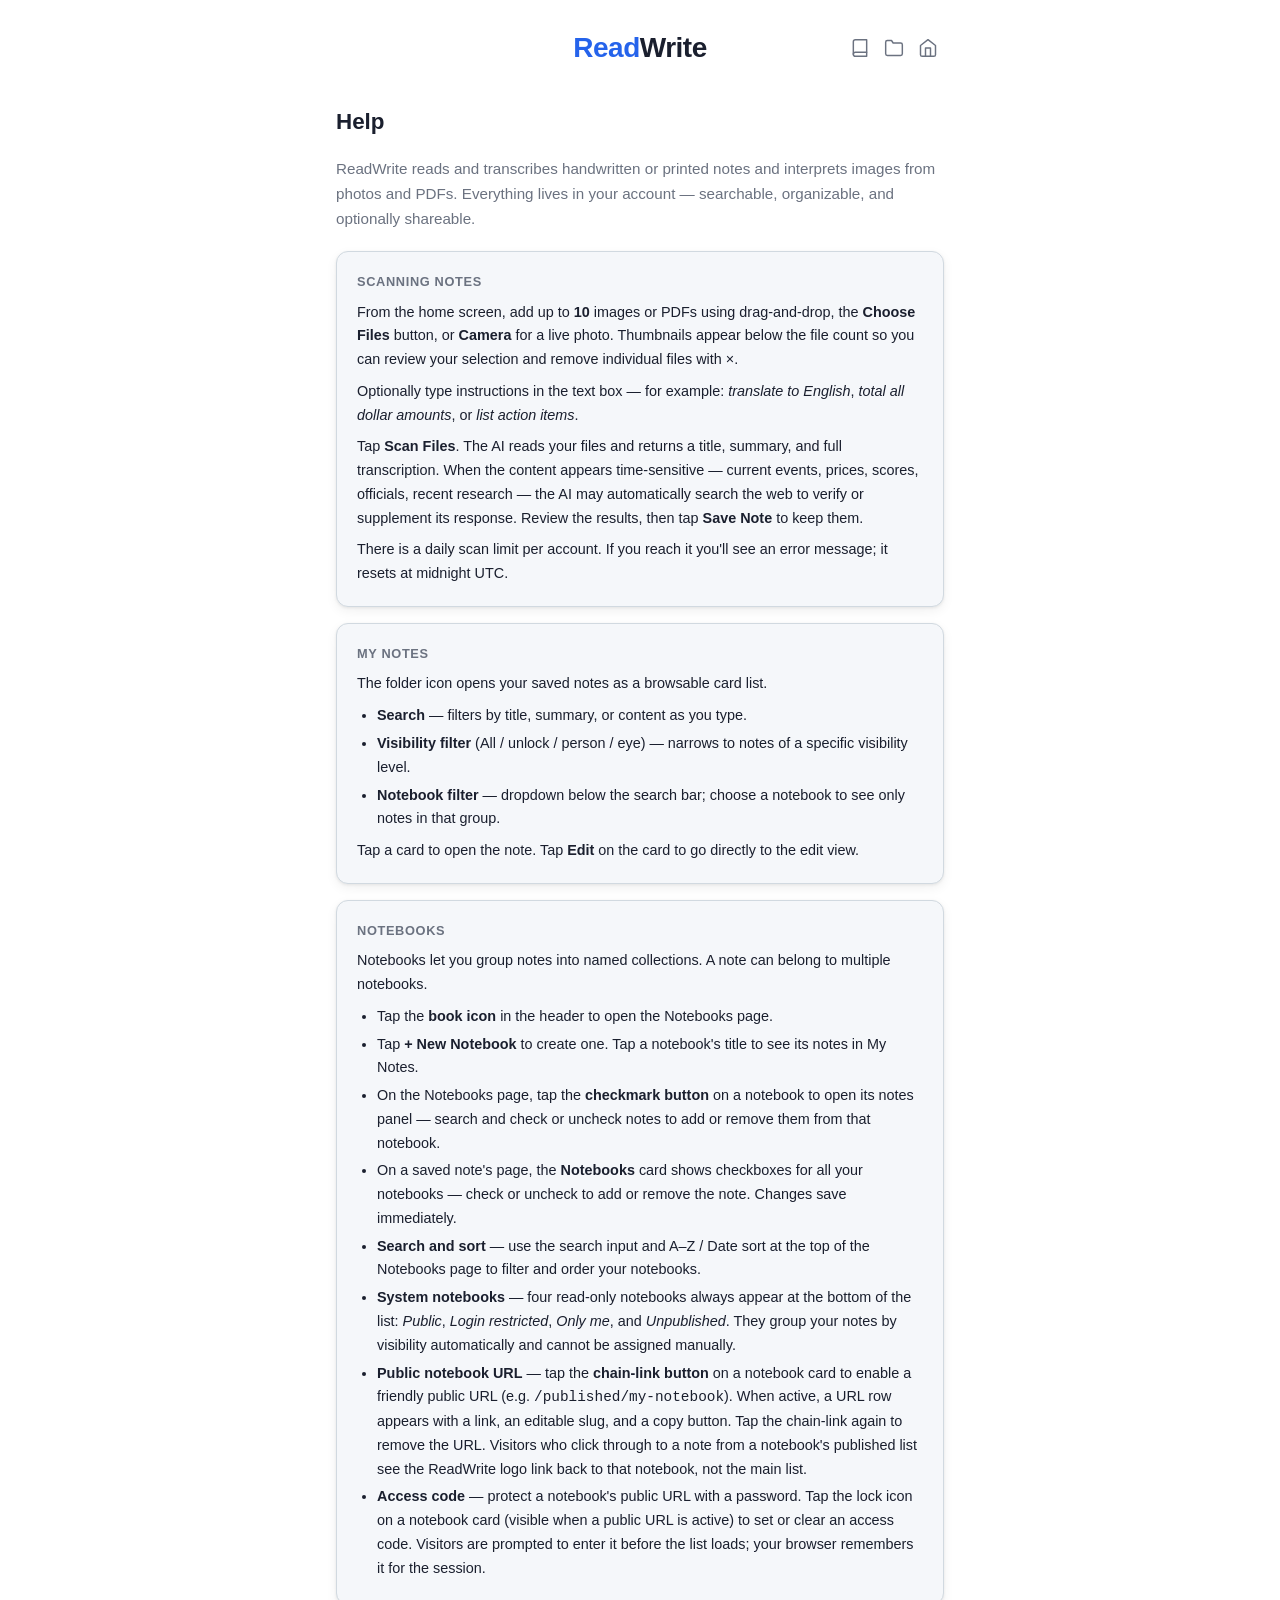
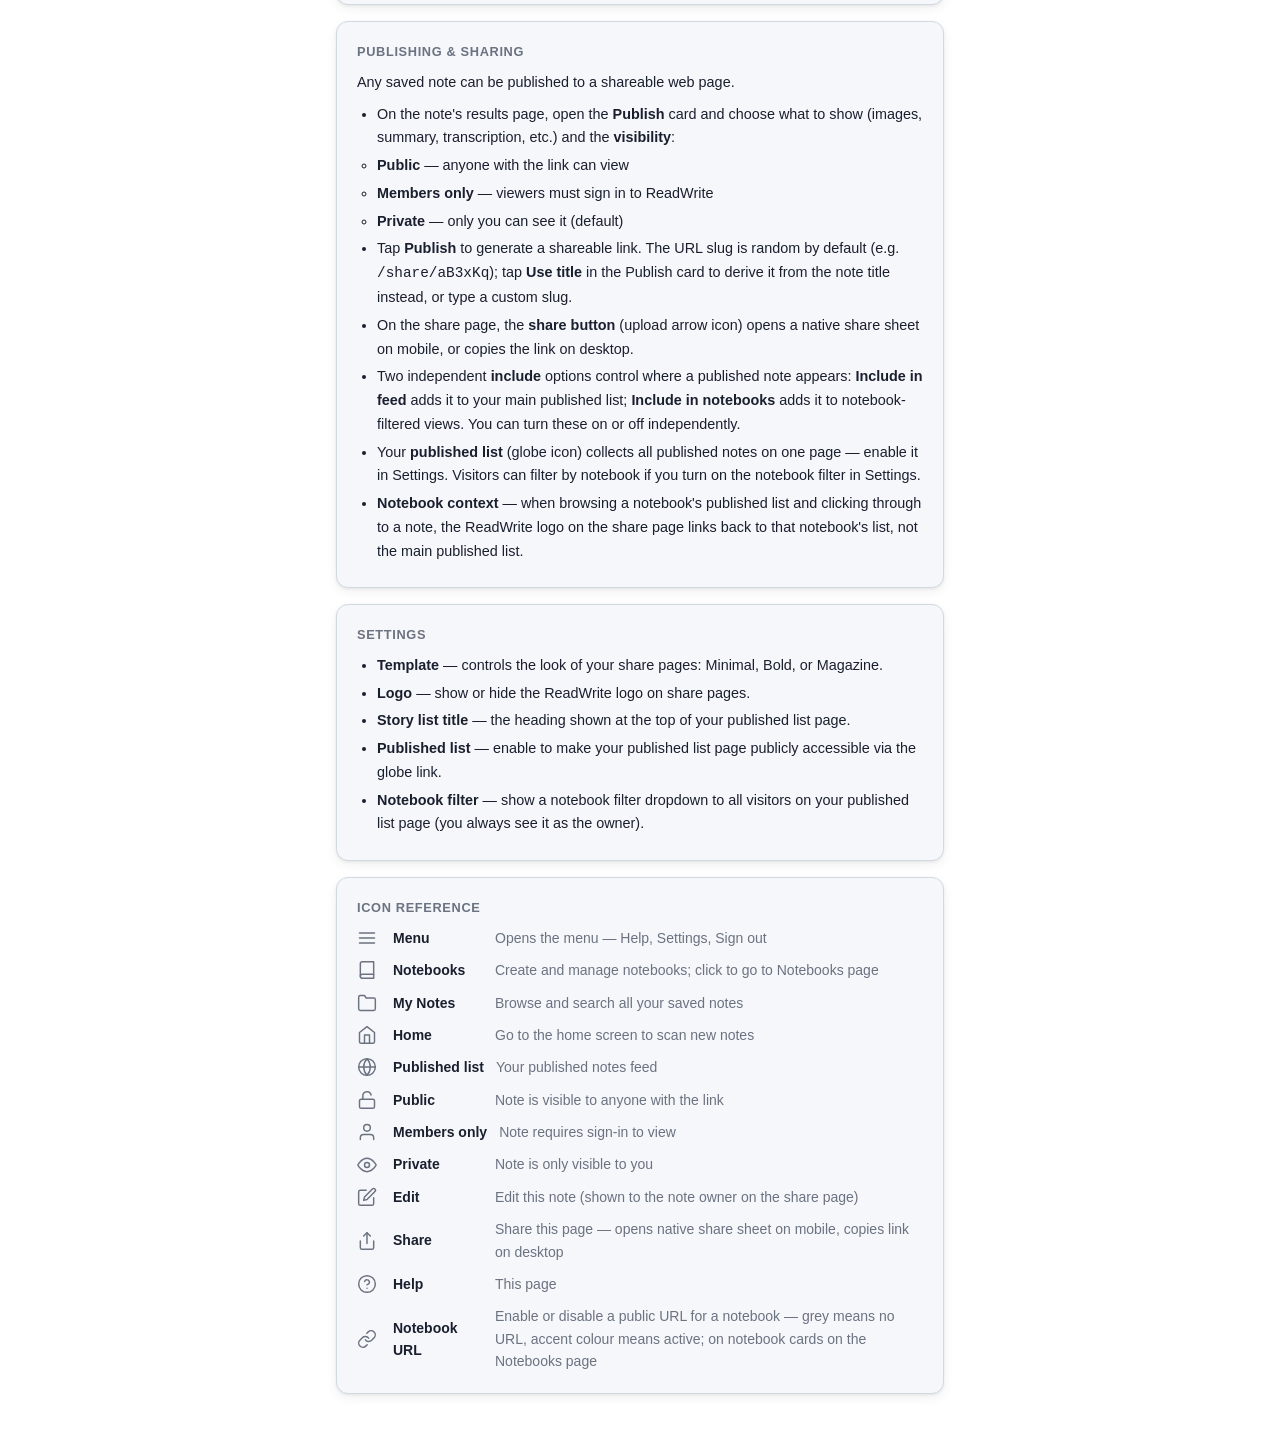
<file: help.html>
<!DOCTYPE html>
<html lang="en">
<head>
  <meta charset="UTF-8">
  <meta name="viewport" content="width=device-width, initial-scale=1.0">
  <title>ReadWrite — Help</title>
  <link rel="manifest" href="/manifest.json">
  <meta name="theme-color" content="#2563eb">
  <link rel="stylesheet" href="style.css?v=68">
</head>
<body>
  <div class="container">
    <header class="app-header">
      <div id="site-nav" hidden>
        <button class="hamburger-btn" id="hamburger-btn" aria-label="Menu">
          <svg viewBox="0 0 24 24" fill="none" stroke="currentColor" stroke-width="1.75" stroke-linecap="round" stroke-linejoin="round" width="22" height="22">
            <line x1="3" y1="6" x2="21" y2="6"/><line x1="3" y1="12" x2="21" y2="12"/><line x1="3" y1="18" x2="21" y2="18"/>
          </svg>
        </button>
        <div class="nav-menu" id="nav-menu" hidden>
          <a href="index.html" class="nav-menu-item">
            <svg viewBox="0 0 24 24" fill="none" stroke="currentColor" stroke-width="1.75" stroke-linecap="round" stroke-linejoin="round" width="16" height="16"><path d="M3 9l9-7 9 7v11a2 2 0 0 1-2 2H5a2 2 0 0 1-2-2z"/><polyline points="9 22 9 12 15 12 15 22"/></svg>
            Home
          </a>
          <a href="notes.html" class="nav-menu-item">
            <svg viewBox="0 0 24 24" fill="none" stroke="currentColor" stroke-width="1.75" stroke-linecap="round" stroke-linejoin="round" width="16" height="16"><path d="M22 19a2 2 0 0 1-2 2H4a2 2 0 0 1-2-2V5a2 2 0 0 1 2-2h5l2 3h9a2 2 0 0 1 2 2z"/></svg>
            My Notes
          </a>
          <a href="notebooks.html" class="nav-menu-item">
            <svg viewBox="0 0 24 24" fill="none" stroke="currentColor" stroke-width="1.75" stroke-linecap="round" stroke-linejoin="round" width="16" height="16"><path d="M4 19.5A2.5 2.5 0 0 1 6.5 17H20"/><path d="M6.5 2H20v20H6.5A2.5 2.5 0 0 1 4 19.5v-15A2.5 2.5 0 0 1 6.5 2z"/></svg>
            Notebooks
          </a>
          <a href="#" id="nav-globe-btn" class="nav-menu-item" hidden>
            <svg viewBox="0 0 24 24" fill="none" stroke="currentColor" stroke-width="1.75" stroke-linecap="round" stroke-linejoin="round" width="16" height="16"><circle cx="12" cy="12" r="10"/><line x1="2" y1="12" x2="22" y2="12"/><path d="M12 2a15.3 15.3 0 0 1 4 10 15.3 15.3 0 0 1-4 10 15.3 15.3 0 0 1-4-10 15.3 15.3 0 0 1 4-10z"/></svg>
            Published list
          </a>
          <div class="nav-menu-divider"></div>
          <a href="help.html" class="nav-menu-item">
            <svg viewBox="0 0 24 24" fill="none" stroke="currentColor" stroke-width="1.75" stroke-linecap="round" stroke-linejoin="round" width="16" height="16"><circle cx="12" cy="12" r="10"/><path d="M9.09 9a3 3 0 0 1 5.83 1c0 2-3 3-3 3"/><line x1="12" y1="17" x2="12.01" y2="17"/></svg>
            Help
          </a>
          <a href="settings.html" class="nav-menu-item">
            <svg viewBox="0 0 24 24" fill="none" stroke="currentColor" stroke-width="1.75" stroke-linecap="round" stroke-linejoin="round" width="16" height="16"><circle cx="12" cy="12" r="3"/><path d="M19.4 15a1.65 1.65 0 0 0 .33 1.82l.06.06a2 2 0 0 1-2.83 2.83l-.06-.06a1.65 1.65 0 0 0-1.82-.33 1.65 1.65 0 0 0-1 1.51V21a2 2 0 0 1-4 0v-.09A1.65 1.65 0 0 0 9 19.4a1.65 1.65 0 0 0-1.82.33l-.06.06a2 2 0 0 1-2.83-2.83l.06-.06A1.65 1.65 0 0 0 4.68 15a1.65 1.65 0 0 0-1.51-1H3a2 2 0 0 1 0-4h.09A1.65 1.65 0 0 0 4.6 9a1.65 1.65 0 0 0-.33-1.82l-.06-.06a2 2 0 0 1 2.83-2.83l.06.06A1.65 1.65 0 0 0 9 4.68a1.65 1.65 0 0 0 1-1.51V3a2 2 0 0 1 4 0v.09a1.65 1.65 0 0 0 1 1.51 1.65 1.65 0 0 0 1.82-.33l.06.06a2 2 0 0 1 2.83 2.83l-.06.06A1.65 1.65 0 0 0 19.4 9a1.65 1.65 0 0 0 1.51 1H21a2 2 0 0 1 0 4h-.09a1.65 1.65 0 0 0-1.51 1z"/></svg>
            Settings
          </a>
          <button class="nav-menu-item nav-signout" id="btn-signout">
            <svg viewBox="0 0 24 24" fill="none" stroke="currentColor" stroke-width="1.75" stroke-linecap="round" stroke-linejoin="round" width="16" height="16"><path d="M9 21H5a2 2 0 0 1-2-2V5a2 2 0 0 1 2-2h4"/><polyline points="16 17 21 12 16 7"/><line x1="21" y1="12" x2="9" y2="12"/></svg>
            Sign out
          </button>
        </div>
      </div>
      <a href="index.html" class="logo">Read<span>Write</span></a>
      <div class="header-right">
        <a href="#" id="pub-list-btn" class="hdr-icon-btn" aria-label="Published list" hidden>
          <svg viewBox="0 0 24 24" fill="none" stroke="currentColor" stroke-width="1.75" stroke-linecap="round" stroke-linejoin="round" width="20" height="20">
            <circle cx="12" cy="12" r="10"/>
            <line x1="2" y1="12" x2="22" y2="12"/>
            <path d="M12 2a15.3 15.3 0 0 1 4 10 15.3 15.3 0 0 1-4 10 15.3 15.3 0 0 1-4-10 15.3 15.3 0 0 1 4-10z"/>
          </svg>
        </a>
        <a href="notebooks.html" class="hdr-icon-btn" aria-label="Notebooks">
          <svg viewBox="0 0 24 24" fill="none" stroke="currentColor" stroke-width="1.75" stroke-linecap="round" stroke-linejoin="round" width="20" height="20">
            <path d="M4 19.5A2.5 2.5 0 0 1 6.5 17H20"/>
            <path d="M6.5 2H20v20H6.5A2.5 2.5 0 0 1 4 19.5v-15A2.5 2.5 0 0 1 6.5 2z"/>
          </svg>
        </a>
        <a href="notes.html" class="hdr-icon-btn" aria-label="My Notes">
          <svg viewBox="0 0 24 24" fill="none" stroke="currentColor" stroke-width="1.75" stroke-linecap="round" stroke-linejoin="round" width="20" height="20">
            <path d="M22 19a2 2 0 0 1-2 2H4a2 2 0 0 1-2-2V5a2 2 0 0 1 2-2h5l2 3h9a2 2 0 0 1 2 2z"/>
          </svg>
        </a>
        <a href="index.html" class="hdr-icon-btn" aria-label="Home">
          <svg viewBox="0 0 24 24" fill="none" stroke="currentColor" stroke-width="1.75" stroke-linecap="round" stroke-linejoin="round" width="20" height="20">
            <path d="M3 9l9-7 9 7v11a2 2 0 0 1-2 2H5a2 2 0 0 1-2-2z"/><polyline points="9 22 9 12 15 12 15 22"/>
          </svg>
        </a>
      </div>
    </header>

    <div id="help-view">
      <h1 class="page-title">Help</h1>
      <p class="help-intro">ReadWrite reads and transcribes handwritten or printed notes and interprets images from photos and PDFs. Everything lives in your account — searchable, organizable, and optionally shareable.</p>

      <!-- Scanning -->
      <div class="card">
        <div class="card-label">Scanning notes</div>
        <p class="help-p">From the home screen, add up to <strong>10</strong> images or PDFs using drag-and-drop, the <strong>Choose Files</strong> button, or <strong>Camera</strong> for a live photo. Thumbnails appear below the file count so you can review your selection and remove individual files with ×.</p>
        <p class="help-p">Optionally type instructions in the text box — for example: <em>translate to English</em>, <em>total all dollar amounts</em>, or <em>list action items</em>.</p>
        <p class="help-p">Tap <strong>Scan Files</strong>. The AI reads your files and returns a title, summary, and full transcription. When the content appears time-sensitive — current events, prices, scores, officials, recent research — the AI may automatically search the web to verify or supplement its response. Review the results, then tap <strong>Save Note</strong> to keep them.</p>
        <p class="help-p">There is a daily scan limit per account. If you reach it you'll see an error message; it resets at midnight UTC.</p>
      </div>

      <!-- My Notes -->
      <div class="card">
        <div class="card-label">My Notes</div>
        <p class="help-p">The folder icon opens your saved notes as a browsable card list.</p>
        <ul class="help-list">
          <li><strong>Search</strong> — filters by title, summary, or content as you type.</li>
          <li><strong>Visibility filter</strong> (All / unlock / person / eye) — narrows to notes of a specific visibility level.</li>
          <li><strong>Notebook filter</strong> — dropdown below the search bar; choose a notebook to see only notes in that group.</li>
        </ul>
        <p class="help-p" style="margin-top:8px">Tap a card to open the note. Tap <strong>Edit</strong> on the card to go directly to the edit view.</p>
      </div>

      <!-- Notebooks -->
      <div class="card">
        <div class="card-label">Notebooks</div>
        <p class="help-p">Notebooks let you group notes into named collections. A note can belong to multiple notebooks.</p>
        <ul class="help-list">
          <li>Tap the <strong>book icon</strong> in the header to open the Notebooks page.</li>
          <li>Tap <strong>+ New Notebook</strong> to create one. Tap a notebook's title to see its notes in My Notes.</li>
          <li>On the Notebooks page, tap the <strong>checkmark button</strong> on a notebook to open its notes panel — search and check or uncheck notes to add or remove them from that notebook.</li>
          <li>On a saved note's page, the <strong>Notebooks</strong> card shows checkboxes for all your notebooks — check or uncheck to add or remove the note. Changes save immediately.</li>
          <li><strong>Search and sort</strong> — use the search input and A–Z / Date sort at the top of the Notebooks page to filter and order your notebooks.</li>
          <li><strong>System notebooks</strong> — four read-only notebooks always appear at the bottom of the list: <em>Public</em>, <em>Login restricted</em>, <em>Only me</em>, and <em>Unpublished</em>. They group your notes by visibility automatically and cannot be assigned manually.</li>
          <li><strong>Public notebook URL</strong> — tap the <strong>chain-link button</strong> on a notebook card to enable a friendly public URL (e.g. <code>/published/my-notebook</code>). When active, a URL row appears with a link, an editable slug, and a copy button. Tap the chain-link again to remove the URL. Visitors who click through to a note from a notebook's published list see the ReadWrite logo link back to that notebook, not the main list.</li>
          <li><strong>Access code</strong> — protect a notebook's public URL with a password. Tap the lock icon on a notebook card (visible when a public URL is active) to set or clear an access code. Visitors are prompted to enter it before the list loads; your browser remembers it for the session.</li>
        </ul>
      </div>

      <!-- Publishing -->
      <div class="card">
        <div class="card-label">Publishing &amp; sharing</div>
        <p class="help-p">Any saved note can be published to a shareable web page.</p>
        <ul class="help-list">
          <li>On the note's results page, open the <strong>Publish</strong> card and choose what to show (images, summary, transcription, etc.) and the <strong>visibility</strong>:
            <ul style="margin-top:4px">
              <li><strong>Public</strong> — anyone with the link can view</li>
              <li><strong>Members only</strong> — viewers must sign in to ReadWrite</li>
              <li><strong>Private</strong> — only you can see it (default)</li>
            </ul>
          </li>
          <li>Tap <strong>Publish</strong> to generate a shareable link. The URL slug is random by default (e.g. <code>/share/aB3xKq</code>); tap <strong>Use title</strong> in the Publish card to derive it from the note title instead, or type a custom slug.</li>
          <li>On the share page, the <strong>share button</strong> (upload arrow icon) opens a native share sheet on mobile, or copies the link on desktop.</li>
          <li>Two independent <strong>include</strong> options control where a published note appears: <strong>Include in feed</strong> adds it to your main published list; <strong>Include in notebooks</strong> adds it to notebook-filtered views. You can turn these on or off independently.</li>
          <li>Your <strong>published list</strong> (globe icon) collects all published notes on one page — enable it in Settings. Visitors can filter by notebook if you turn on the notebook filter in Settings.</li>
          <li><strong>Notebook context</strong> — when browsing a notebook's published list and clicking through to a note, the ReadWrite logo on the share page links back to that notebook's list, not the main published list.</li>
        </ul>
      </div>

      <!-- Settings -->
      <div class="card">
        <div class="card-label">Settings</div>
        <ul class="help-list">
          <li><strong>Template</strong> — controls the look of your share pages: Minimal, Bold, or Magazine.</li>
          <li><strong>Logo</strong> — show or hide the ReadWrite logo on share pages.</li>
          <li><strong>Story list title</strong> — the heading shown at the top of your published list page.</li>
          <li><strong>Published list</strong> — enable to make your published list page publicly accessible via the globe link.</li>
          <li><strong>Notebook filter</strong> — show a notebook filter dropdown to all visitors on your published list page (you always see it as the owner).</li>
        </ul>
      </div>

      <!-- Icon reference -->
      <div class="card">
        <div class="card-label">Icon reference</div>
        <div class="icon-legend">

          <div class="icon-legend-row">
            <span class="icon-legend-icon">
              <svg viewBox="0 0 24 24" fill="none" stroke="currentColor" stroke-width="1.75" stroke-linecap="round" stroke-linejoin="round" width="20" height="20"><line x1="3" y1="6" x2="21" y2="6"/><line x1="3" y1="12" x2="21" y2="12"/><line x1="3" y1="18" x2="21" y2="18"/></svg>
            </span>
            <span class="icon-legend-name">Menu</span>
            <span class="icon-legend-desc">Opens the menu — Help, Settings, Sign out</span>
          </div>

          <div class="icon-legend-row">
            <span class="icon-legend-icon">
              <svg viewBox="0 0 24 24" fill="none" stroke="currentColor" stroke-width="1.75" stroke-linecap="round" stroke-linejoin="round" width="20" height="20"><path d="M4 19.5A2.5 2.5 0 0 1 6.5 17H20"/><path d="M6.5 2H20v20H6.5A2.5 2.5 0 0 1 4 19.5v-15A2.5 2.5 0 0 1 6.5 2z"/></svg>
            </span>
            <span class="icon-legend-name">Notebooks</span>
            <span class="icon-legend-desc">Create and manage notebooks; click to go to Notebooks page</span>
          </div>

          <div class="icon-legend-row">
            <span class="icon-legend-icon">
              <svg viewBox="0 0 24 24" fill="none" stroke="currentColor" stroke-width="1.75" stroke-linecap="round" stroke-linejoin="round" width="20" height="20"><path d="M22 19a2 2 0 0 1-2 2H4a2 2 0 0 1-2-2V5a2 2 0 0 1 2-2h5l2 3h9a2 2 0 0 1 2 2z"/></svg>
            </span>
            <span class="icon-legend-name">My Notes</span>
            <span class="icon-legend-desc">Browse and search all your saved notes</span>
          </div>

          <div class="icon-legend-row">
            <span class="icon-legend-icon">
              <svg viewBox="0 0 24 24" fill="none" stroke="currentColor" stroke-width="1.75" stroke-linecap="round" stroke-linejoin="round" width="20" height="20"><path d="M3 9l9-7 9 7v11a2 2 0 0 1-2 2H5a2 2 0 0 1-2-2z"/><polyline points="9 22 9 12 15 12 15 22"/></svg>
            </span>
            <span class="icon-legend-name">Home</span>
            <span class="icon-legend-desc">Go to the home screen to scan new notes</span>
          </div>

          <div class="icon-legend-row">
            <span class="icon-legend-icon">
              <svg viewBox="0 0 24 24" fill="none" stroke="currentColor" stroke-width="1.75" stroke-linecap="round" stroke-linejoin="round" width="20" height="20"><circle cx="12" cy="12" r="10"/><line x1="2" y1="12" x2="22" y2="12"/><path d="M12 2a15.3 15.3 0 0 1 4 10 15.3 15.3 0 0 1-4 10 15.3 15.3 0 0 1-4-10 15.3 15.3 0 0 1 4-10z"/></svg>
            </span>
            <span class="icon-legend-name">Published list</span>
            <span class="icon-legend-desc">Your published notes feed</span>
          </div>

          <div class="icon-legend-row">
            <span class="icon-legend-icon">
              <svg viewBox="0 0 24 24" fill="none" stroke="currentColor" stroke-width="1.75" stroke-linecap="round" stroke-linejoin="round" width="20" height="20"><rect x="3" y="11" width="18" height="11" rx="2" ry="2"/><path d="M7 11V7a5 5 0 0 1 9.9-1"/></svg>
            </span>
            <span class="icon-legend-name">Public</span>
            <span class="icon-legend-desc">Note is visible to anyone with the link</span>
          </div>

          <div class="icon-legend-row">
            <span class="icon-legend-icon">
              <svg viewBox="0 0 24 24" fill="none" stroke="currentColor" stroke-width="1.75" stroke-linecap="round" stroke-linejoin="round" width="20" height="20"><path d="M20 21v-2a4 4 0 0 0-4-4H8a4 4 0 0 0-4 4v2"/><circle cx="12" cy="7" r="4"/></svg>
            </span>
            <span class="icon-legend-name">Members only</span>
            <span class="icon-legend-desc">Note requires sign-in to view</span>
          </div>

          <div class="icon-legend-row">
            <span class="icon-legend-icon">
              <svg viewBox="0 0 24 24" fill="none" stroke="currentColor" stroke-width="1.75" stroke-linecap="round" stroke-linejoin="round" width="20" height="20"><path d="M1 12s4-8 11-8 11 8 11 8-4 8-11 8-11-8-11-8z"/><circle cx="12" cy="12" r="3"/></svg>
            </span>
            <span class="icon-legend-name">Private</span>
            <span class="icon-legend-desc">Note is only visible to you</span>
          </div>

          <div class="icon-legend-row">
            <span class="icon-legend-icon">
              <svg viewBox="0 0 24 24" fill="none" stroke="currentColor" stroke-width="1.75" stroke-linecap="round" stroke-linejoin="round" width="20" height="20"><path d="M11 4H4a2 2 0 0 0-2 2v14a2 2 0 0 0 2 2h14a2 2 0 0 0 2-2v-7"/><path d="M18.5 2.5a2.121 2.121 0 0 1 3 3L12 15l-4 1 1-4 9.5-9.5z"/></svg>
            </span>
            <span class="icon-legend-name">Edit</span>
            <span class="icon-legend-desc">Edit this note (shown to the note owner on the share page)</span>
          </div>

          <div class="icon-legend-row">
            <span class="icon-legend-icon">
              <svg viewBox="0 0 24 24" fill="none" stroke="currentColor" stroke-width="1.75" stroke-linecap="round" stroke-linejoin="round" width="20" height="20"><path d="M4 12v8a2 2 0 0 0 2 2h12a2 2 0 0 0 2-2v-8"/><polyline points="16 6 12 2 8 6"/><line x1="12" y1="2" x2="12" y2="15"/></svg>
            </span>
            <span class="icon-legend-name">Share</span>
            <span class="icon-legend-desc">Share this page — opens native share sheet on mobile, copies link on desktop</span>
          </div>

          <div class="icon-legend-row">
            <span class="icon-legend-icon">
              <svg viewBox="0 0 24 24" fill="none" stroke="currentColor" stroke-width="1.75" stroke-linecap="round" stroke-linejoin="round" width="20" height="20"><circle cx="12" cy="12" r="10"/><path d="M9.09 9a3 3 0 0 1 5.83 1c0 2-3 3-3 3"/><line x1="12" y1="17" x2="12.01" y2="17"/></svg>
            </span>
            <span class="icon-legend-name">Help</span>
            <span class="icon-legend-desc">This page</span>
          </div>

          <div class="icon-legend-row">
            <span class="icon-legend-icon">
              <svg viewBox="0 0 24 24" fill="none" stroke="currentColor" stroke-width="1.75" stroke-linecap="round" stroke-linejoin="round" width="20" height="20"><path d="M10 13a5 5 0 0 0 7.54.54l3-3a5 5 0 0 0-7.07-7.07l-1.72 1.71"/><path d="M14 11a5 5 0 0 0-7.54-.54l-3 3a5 5 0 0 0 7.07 7.07l1.71-1.71"/></svg>
            </span>
            <span class="icon-legend-name">Notebook URL</span>
            <span class="icon-legend-desc">Enable or disable a public URL for a notebook — grey means no URL, accent colour means active; on notebook cards on the Notebooks page</span>
          </div>

        </div>
      </div>

    </div>
  </div>

  <script
    async
    crossorigin="anonymous"
    data-clerk-publishable-key="pk_live_Y2xlcmsucmVhZHdyaXRlLnBob3RvJA"
    src="https://clerk.readwrite.photo/npm/@clerk/clerk-js@5/dist/clerk.browser.js"
    type="text/javascript"
  ></script>
  <script src="app.js?v=88"></script>
</body>
</html>
</file>
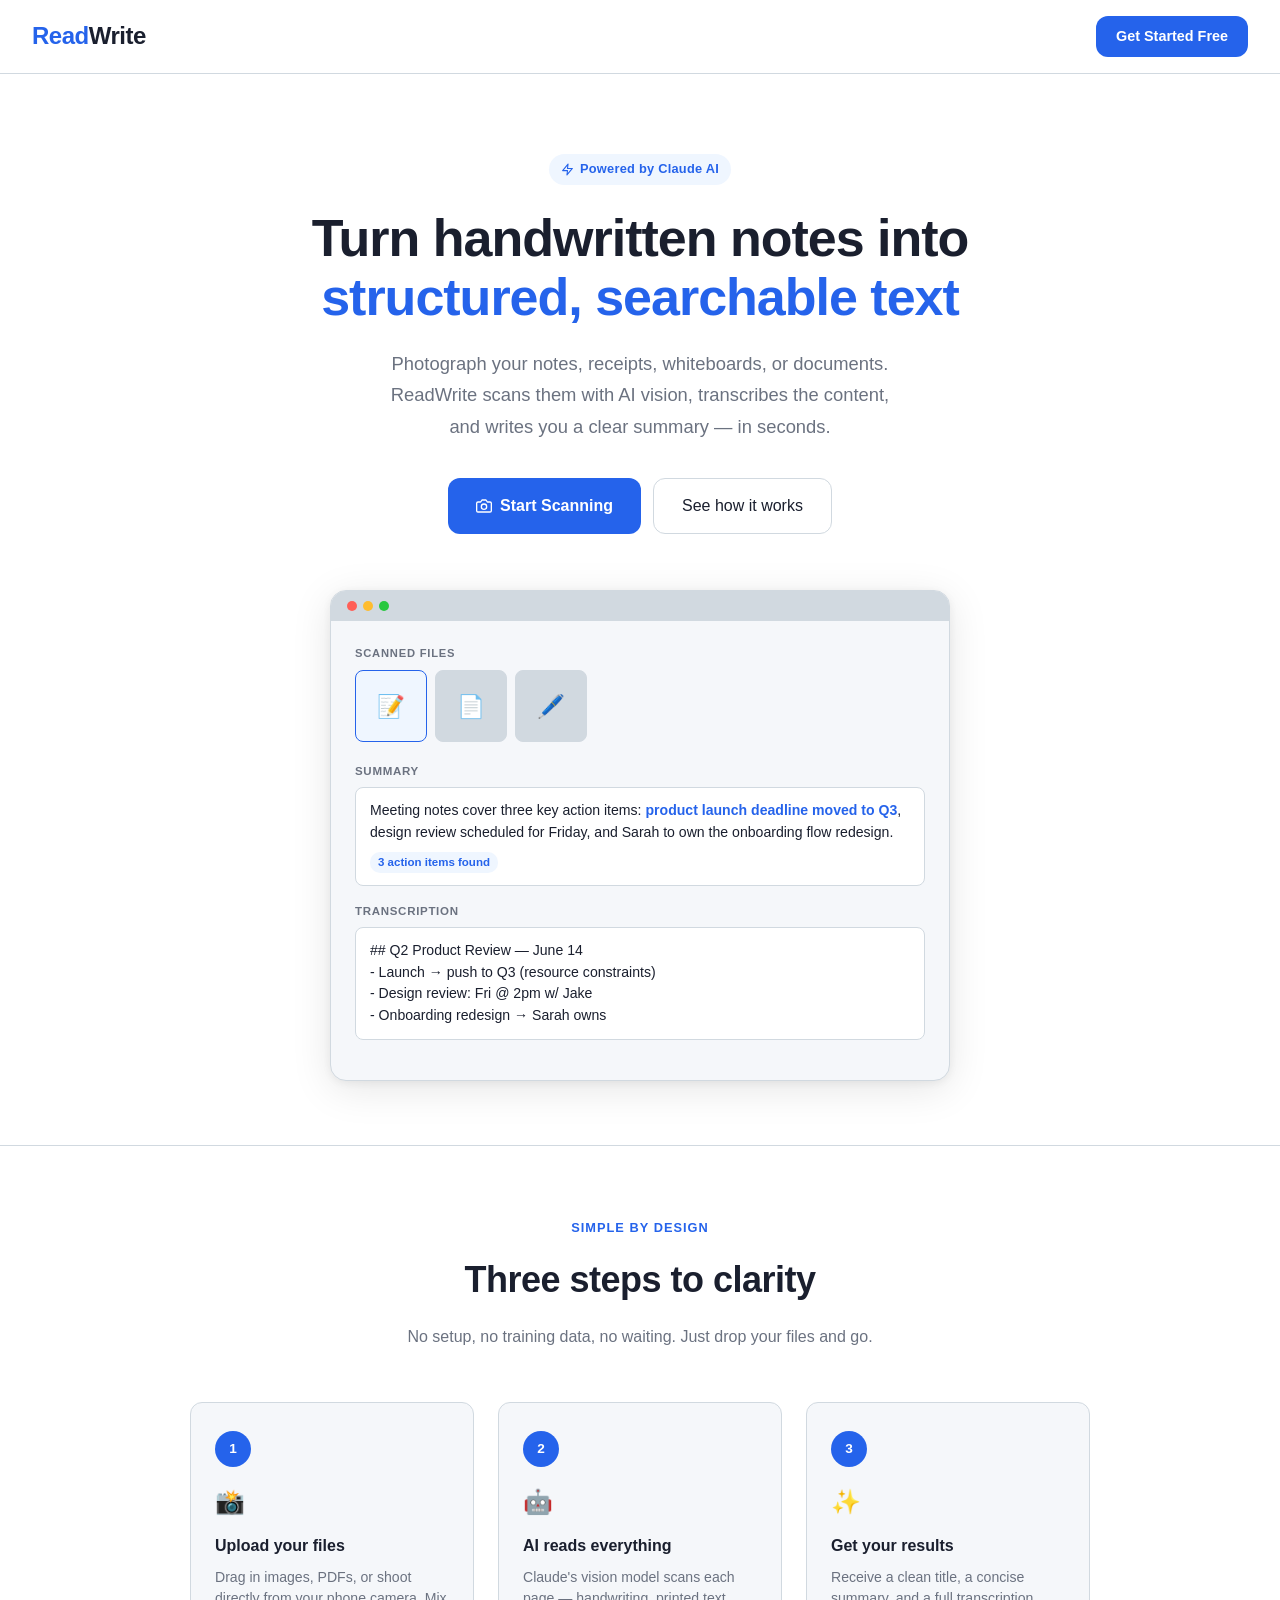
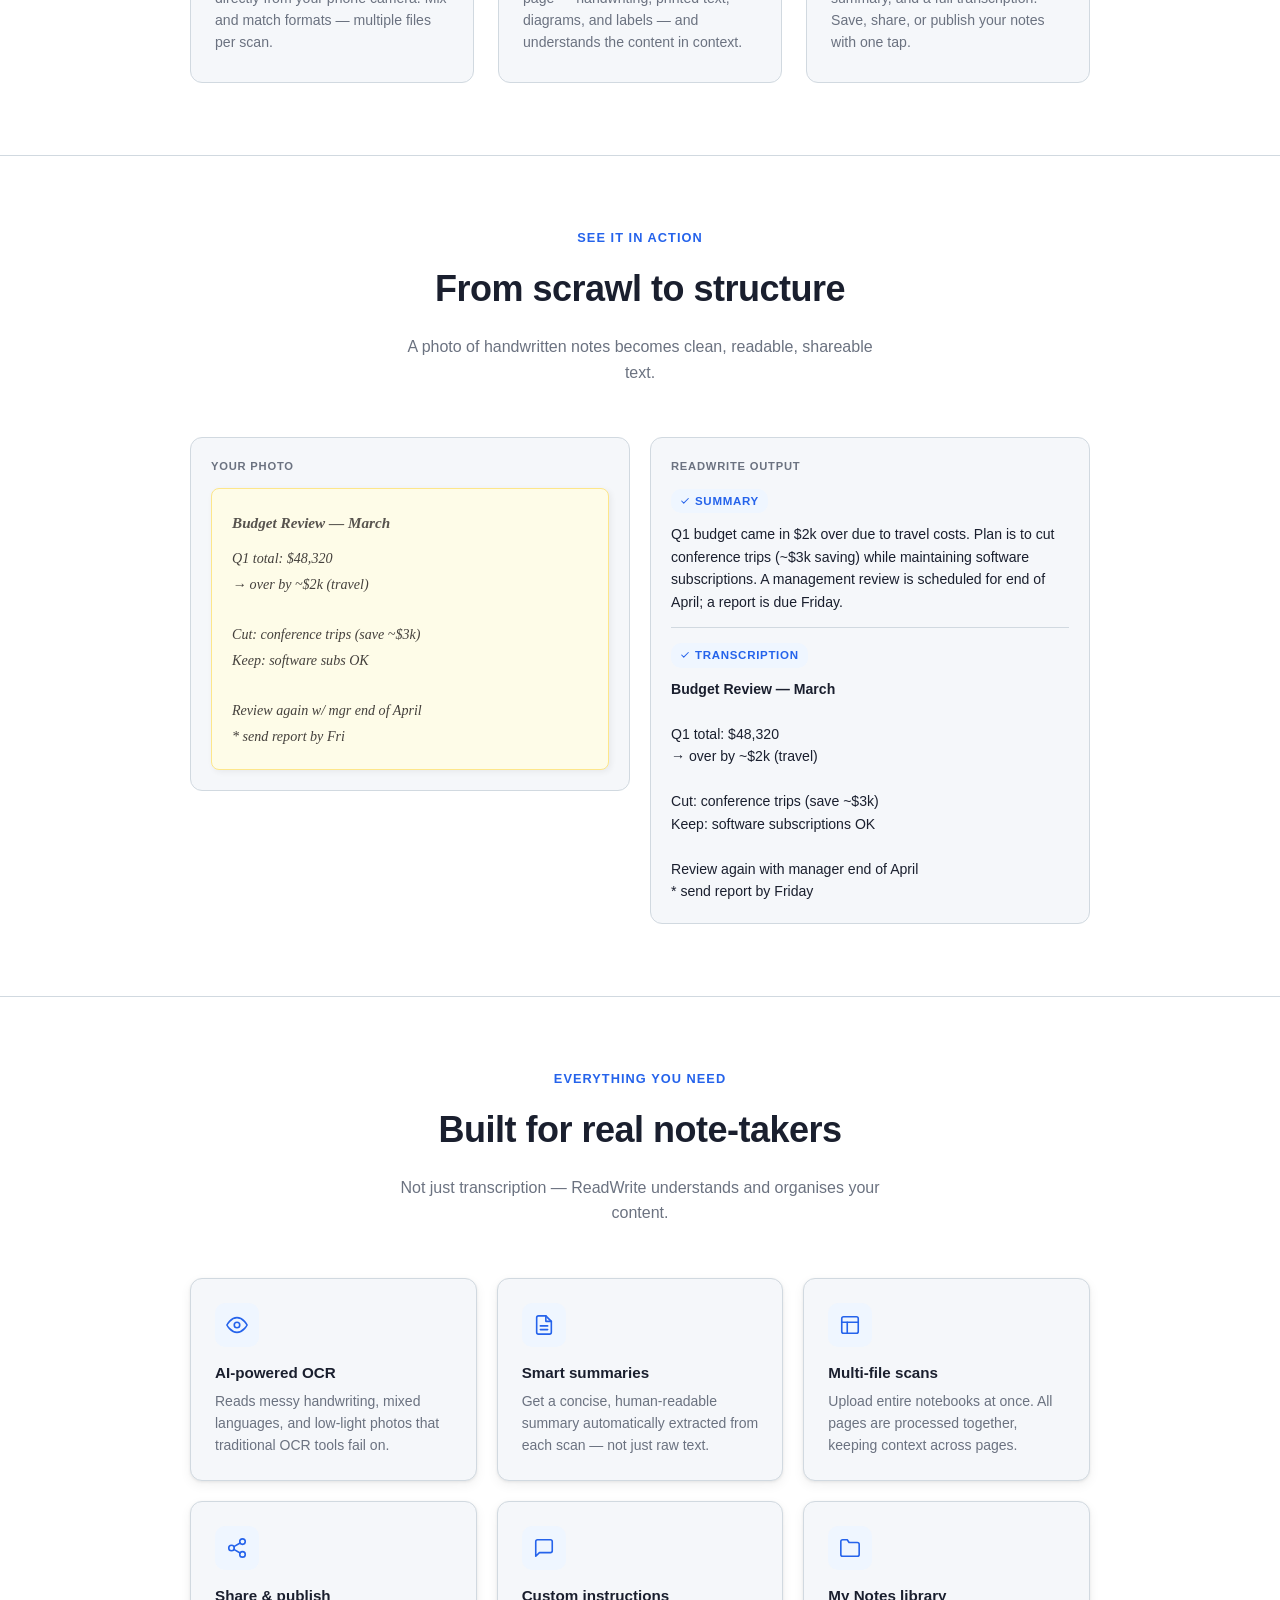
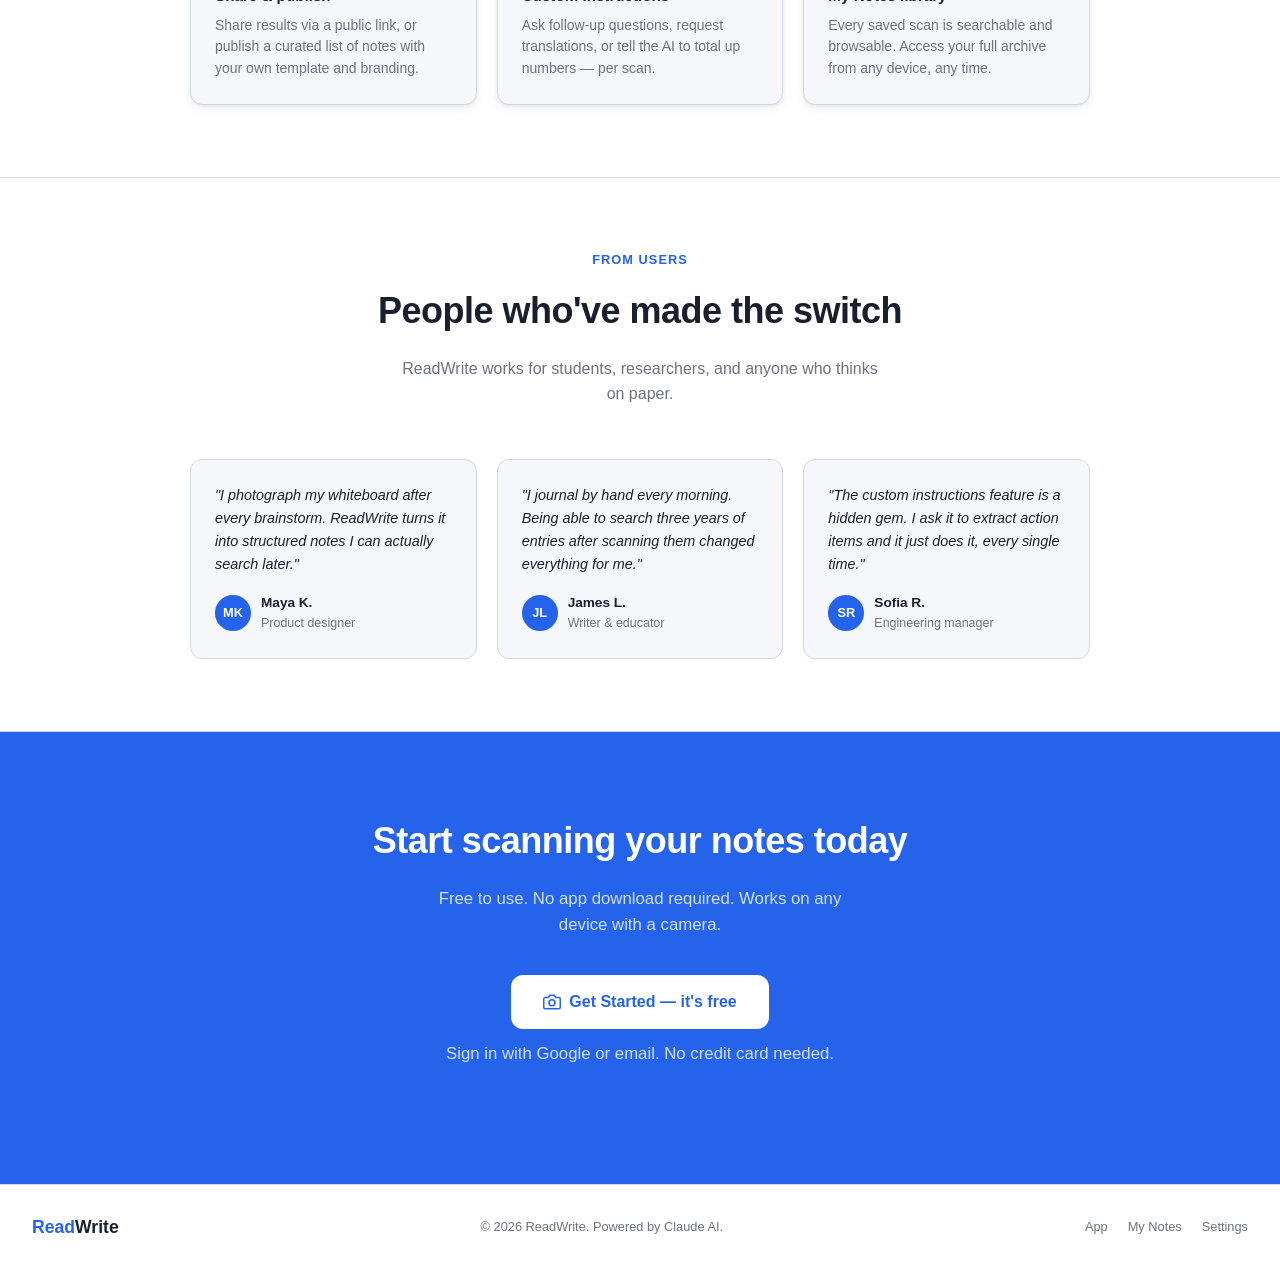
<file: landing.html>
<!DOCTYPE html>
<html lang="en">
<head>
  <meta charset="UTF-8">
  <meta name="viewport" content="width=device-width, initial-scale=1.0">
  <title>ReadWrite — Scan &amp; Understand Your Notes with AI</title>
  <style>
    /* ── Design tokens (matches style.css) ── */
    :root {
      --bg: #ffffff;
      --surface: #f5f7fa;
      --border: #d1d9e0;
      --text: #1a1f2e;
      --text-muted: #6b7280;
      --accent: #2563eb;
      --accent-hover: #1d4ed8;
      --accent-light: #eff6ff;
      --radius: 12px;
      --shadow: 0 1px 3px rgba(0,0,0,0.07), 0 4px 12px rgba(0,0,0,0.06);
    }
    @media (prefers-color-scheme: dark) {
      :root {
        --bg: #0f1117;
        --surface: #1a1f2e;
        --border: #2d3748;
        --text: #f1f5f9;
        --text-muted: #94a3b8;
        --accent: #3b82f6;
        --accent-hover: #60a5fa;
        --accent-light: #1e3a5f;
      }
    }
    *, *::before, *::after { box-sizing: border-box; margin: 0; padding: 0; }

    body {
      font-family: -apple-system, BlinkMacSystemFont, 'Segoe UI', sans-serif;
      background: var(--bg);
      color: var(--text);
      line-height: 1.6;
    }

    /* ── Nav ── */
    .nav {
      display: flex;
      align-items: center;
      justify-content: space-between;
      padding: 16px 32px;
      border-bottom: 1px solid var(--border);
      position: sticky;
      top: 0;
      background: var(--bg);
      z-index: 100;
    }
    .logo { font-size: 1.5rem; font-weight: 700; color: var(--accent); text-decoration: none; letter-spacing: -0.5px; }
    .logo span { color: var(--text); }
    .nav-cta {
      padding: 9px 20px;
      background: var(--accent);
      color: #fff;
      border: none;
      border-radius: var(--radius);
      font-size: 0.9rem;
      font-weight: 600;
      cursor: pointer;
      text-decoration: none;
      transition: background 0.15s;
    }
    .nav-cta:hover { background: var(--accent-hover); }

    /* ── Hero ── */
    .hero {
      max-width: 760px;
      margin: 0 auto;
      padding: 80px 24px 64px;
      text-align: center;
    }
    .hero-badge {
      display: inline-flex;
      align-items: center;
      gap: 6px;
      background: var(--accent-light);
      color: var(--accent);
      font-size: 0.8rem;
      font-weight: 600;
      padding: 5px 12px;
      border-radius: 20px;
      margin-bottom: 24px;
      letter-spacing: 0.02em;
    }
    .hero-badge svg { width: 13px; height: 13px; }
    h1 {
      font-size: clamp(2rem, 5vw, 3.25rem);
      font-weight: 800;
      line-height: 1.15;
      letter-spacing: -1px;
      color: var(--text);
      margin-bottom: 20px;
    }
    h1 em { font-style: normal; color: var(--accent); }
    .hero-sub {
      font-size: 1.15rem;
      color: var(--text-muted);
      max-width: 520px;
      margin: 0 auto 36px;
      line-height: 1.7;
    }
    .hero-actions {
      display: flex;
      gap: 12px;
      justify-content: center;
      flex-wrap: wrap;
    }
    .btn-primary {
      padding: 14px 28px;
      background: var(--accent);
      color: #fff;
      border: none;
      border-radius: var(--radius);
      font-size: 1rem;
      font-weight: 600;
      cursor: pointer;
      text-decoration: none;
      display: inline-flex;
      align-items: center;
      gap: 8px;
      transition: background 0.15s, transform 0.1s;
    }
    .btn-primary:hover { background: var(--accent-hover); transform: translateY(-1px); }
    .btn-secondary {
      padding: 14px 28px;
      background: transparent;
      color: var(--text);
      border: 1px solid var(--border);
      border-radius: var(--radius);
      font-size: 1rem;
      font-weight: 500;
      cursor: pointer;
      text-decoration: none;
      display: inline-flex;
      align-items: center;
      gap: 8px;
      transition: border-color 0.15s, color 0.15s;
    }
    .btn-secondary:hover { border-color: var(--accent); color: var(--accent); }

    /* ── Hero preview card ── */
    .hero-preview {
      max-width: 620px;
      margin: 56px auto 0;
      background: var(--surface);
      border: 1px solid var(--border);
      border-radius: 16px;
      box-shadow: 0 8px 40px rgba(0,0,0,0.1), 0 2px 8px rgba(0,0,0,0.06);
      overflow: hidden;
    }
    .preview-bar {
      background: var(--border);
      padding: 10px 16px;
      display: flex;
      align-items: center;
      gap: 6px;
    }
    .preview-dot { width: 10px; height: 10px; border-radius: 50%; }
    .preview-dot:nth-child(1) { background: #ff5f57; }
    .preview-dot:nth-child(2) { background: #febc2e; }
    .preview-dot:nth-child(3) { background: #28c840; }
    .preview-body { padding: 24px; text-align: left; }
    .preview-label {
      font-size: 0.7rem;
      font-weight: 700;
      text-transform: uppercase;
      letter-spacing: 0.07em;
      color: var(--text-muted);
      margin-bottom: 8px;
    }
    .preview-thumbs { display: flex; gap: 8px; margin-bottom: 20px; }
    .preview-thumb {
      width: 72px;
      height: 72px;
      border-radius: 8px;
      background: var(--border);
      border: 1px solid var(--border);
      display: flex;
      align-items: center;
      justify-content: center;
      font-size: 1.4rem;
    }
    .preview-thumb.active { border-color: var(--accent); background: var(--accent-light); }
    .preview-section { margin-bottom: 16px; }
    .preview-section-title {
      font-size: 0.72rem;
      font-weight: 700;
      text-transform: uppercase;
      letter-spacing: 0.06em;
      color: var(--text-muted);
      margin-bottom: 6px;
    }
    .preview-text-block {
      background: var(--bg);
      border: 1px solid var(--border);
      border-radius: 8px;
      padding: 12px 14px;
      font-size: 0.88rem;
      color: var(--text);
      line-height: 1.55;
    }
    .preview-text-block strong { color: var(--accent); }
    .preview-tag {
      display: inline-block;
      font-size: 0.72rem;
      font-weight: 600;
      padding: 2px 8px;
      border-radius: 10px;
      background: var(--accent-light);
      color: var(--accent);
      margin-top: 8px;
    }

    /* ── Sections ── */
    section { padding: 72px 24px; }
    section + section { border-top: 1px solid var(--border); }
    .section-inner { max-width: 900px; margin: 0 auto; }
    .section-label {
      font-size: 0.8rem;
      font-weight: 700;
      text-transform: uppercase;
      letter-spacing: 0.08em;
      color: var(--accent);
      margin-bottom: 12px;
      text-align: center;
    }
    h2 {
      font-size: clamp(1.5rem, 3.5vw, 2.25rem);
      font-weight: 800;
      letter-spacing: -0.5px;
      color: var(--text);
      text-align: center;
      margin-bottom: 16px;
    }
    .section-sub {
      text-align: center;
      color: var(--text-muted);
      font-size: 1rem;
      max-width: 480px;
      margin: 0 auto 52px;
    }

    /* ── How it works ── */
    .steps {
      display: grid;
      grid-template-columns: repeat(auto-fit, minmax(220px, 1fr));
      gap: 24px;
    }
    .step {
      background: var(--surface);
      border: 1px solid var(--border);
      border-radius: var(--radius);
      padding: 28px 24px;
      position: relative;
    }
    .step-num {
      width: 36px;
      height: 36px;
      border-radius: 50%;
      background: var(--accent);
      color: #fff;
      font-size: 0.85rem;
      font-weight: 700;
      display: flex;
      align-items: center;
      justify-content: center;
      margin-bottom: 16px;
    }
    .step h3 { font-size: 1rem; font-weight: 700; margin-bottom: 8px; }
    .step p { font-size: 0.88rem; color: var(--text-muted); line-height: 1.55; }
    .step-icon { font-size: 1.5rem; margin-bottom: 12px; }

    /* ── Features ── */
    .features {
      display: grid;
      grid-template-columns: repeat(auto-fit, minmax(260px, 1fr));
      gap: 20px;
    }
    .feature {
      background: var(--surface);
      border: 1px solid var(--border);
      border-radius: var(--radius);
      padding: 24px;
      box-shadow: var(--shadow);
      transition: box-shadow 0.15s, transform 0.15s;
    }
    .feature:hover { box-shadow: 0 4px 20px rgba(0,0,0,0.1); transform: translateY(-2px); }
    .feature-icon {
      width: 44px;
      height: 44px;
      border-radius: 10px;
      background: var(--accent-light);
      display: flex;
      align-items: center;
      justify-content: center;
      margin-bottom: 14px;
    }
    .feature-icon svg { width: 22px; height: 22px; stroke: var(--accent); fill: none; stroke-width: 1.75; stroke-linecap: round; stroke-linejoin: round; }
    .feature h3 { font-size: 0.95rem; font-weight: 700; margin-bottom: 6px; }
    .feature p { font-size: 0.875rem; color: var(--text-muted); line-height: 1.55; }

    /* ── Example output ── */
    .example-grid {
      display: grid;
      grid-template-columns: 1fr 1fr;
      gap: 20px;
      align-items: start;
    }
    @media (max-width: 600px) { .example-grid { grid-template-columns: 1fr; } }
    .example-input {
      background: var(--surface);
      border: 1px solid var(--border);
      border-radius: var(--radius);
      padding: 20px;
      text-align: center;
    }
    .example-note {
      background: #fefce8;
      border: 1px solid #fde68a;
      border-radius: 8px;
      padding: 20px;
      font-family: 'Georgia', serif;
      font-size: 0.88rem;
      color: #44403c;
      line-height: 1.8;
      text-align: left;
      box-shadow: 2px 2px 6px rgba(0,0,0,0.06);
    }
    @media (prefers-color-scheme: dark) {
      .example-note { background: #292524; border-color: #57534e; color: #d6d3d1; }
    }
    .example-note-title { font-weight: 700; font-size: 0.95rem; margin-bottom: 10px; color: #57534e; }
    @media (prefers-color-scheme: dark) { .example-note-title { color: #a8a29e; } }
    .handwritten { font-style: italic; }
    .example-output {
      background: var(--surface);
      border: 1px solid var(--border);
      border-radius: var(--radius);
      padding: 20px;
    }
    .output-chip {
      display: inline-flex;
      align-items: center;
      gap: 5px;
      font-size: 0.72rem;
      font-weight: 700;
      text-transform: uppercase;
      letter-spacing: 0.06em;
      color: var(--accent);
      background: var(--accent-light);
      padding: 3px 9px;
      border-radius: 10px;
      margin-bottom: 10px;
    }
    .output-text { font-size: 0.88rem; color: var(--text); line-height: 1.6; }
    .output-divider { border: none; border-top: 1px solid var(--border); margin: 14px 0; }

    /* ── Testimonials ── */
    .testimonials {
      display: grid;
      grid-template-columns: repeat(auto-fit, minmax(240px, 1fr));
      gap: 20px;
    }
    .testimonial {
      background: var(--surface);
      border: 1px solid var(--border);
      border-radius: var(--radius);
      padding: 24px;
    }
    .testimonial-text {
      font-size: 0.9rem;
      color: var(--text);
      line-height: 1.6;
      margin-bottom: 16px;
      font-style: italic;
    }
    .testimonial-author { display: flex; align-items: center; gap: 10px; }
    .testimonial-avatar {
      width: 36px;
      height: 36px;
      border-radius: 50%;
      background: var(--accent);
      color: #fff;
      display: flex;
      align-items: center;
      justify-content: center;
      font-size: 0.8rem;
      font-weight: 700;
    }
    .testimonial-name { font-size: 0.85rem; font-weight: 600; }
    .testimonial-role { font-size: 0.78rem; color: var(--text-muted); }

    /* ── CTA section ── */
    .cta-section {
      background: var(--accent);
      padding: 80px 24px;
      text-align: center;
    }
    .cta-section h2 { color: #fff; }
    .cta-section p { color: rgba(255,255,255,0.8); max-width: 440px; margin: 12px auto 36px; font-size: 1.05rem; }
    .btn-white {
      padding: 14px 32px;
      background: #fff;
      color: var(--accent);
      border: none;
      border-radius: var(--radius);
      font-size: 1rem;
      font-weight: 700;
      cursor: pointer;
      text-decoration: none;
      display: inline-flex;
      align-items: center;
      gap: 8px;
      transition: opacity 0.15s, transform 0.1s;
    }
    .btn-white:hover { opacity: 0.92; transform: translateY(-1px); }
    .cta-note { font-size: 0.8rem; color: rgba(255,255,255,0.6); margin-top: 14px; }

    /* ── Footer ── */
    footer {
      border-top: 1px solid var(--border);
      padding: 28px 32px;
      display: flex;
      align-items: center;
      justify-content: space-between;
      flex-wrap: wrap;
      gap: 12px;
    }
    .footer-logo { font-size: 1.1rem; font-weight: 700; color: var(--accent); text-decoration: none; }
    .footer-logo span { color: var(--text); }
    footer p { font-size: 0.8rem; color: var(--text-muted); }
    .footer-links { display: flex; gap: 20px; }
    .footer-links a { font-size: 0.8rem; color: var(--text-muted); text-decoration: none; }
    .footer-links a:hover { color: var(--accent); }
  </style>
</head>
<body>

  <!-- Nav -->
  <nav class="nav">
    <a href="#" class="logo">Read<span>Write</span></a>
    <a href="index.html" class="nav-cta">Get Started Free</a>
  </nav>

  <!-- Hero -->
  <section class="hero">
    <div class="hero-badge">
      <svg viewBox="0 0 24 24" fill="none" stroke="currentColor" stroke-width="2" stroke-linecap="round" stroke-linejoin="round">
        <polygon points="13 2 3 14 12 14 11 22 21 10 12 10 13 2"/>
      </svg>
      Powered by Claude AI
    </div>
    <h1>Turn handwritten notes into<br><em>structured, searchable text</em></h1>
    <p class="hero-sub">Photograph your notes, receipts, whiteboards, or documents. ReadWrite scans them with AI vision, transcribes the content, and writes you a clear summary — in seconds.</p>
    <div class="hero-actions">
      <a href="index.html" class="btn-primary">
        <svg width="16" height="16" viewBox="0 0 24 24" fill="none" stroke="currentColor" stroke-width="2" stroke-linecap="round" stroke-linejoin="round"><path d="M23 19a2 2 0 0 1-2 2H3a2 2 0 0 1-2-2V8a2 2 0 0 1 2-2h4l2-3h6l2 3h4a2 2 0 0 1 2 2z"/><circle cx="12" cy="13" r="4"/></svg>
        Start Scanning
      </a>
      <a href="#how-it-works" class="btn-secondary">See how it works</a>
    </div>

    <!-- Browser mockup -->
    <div class="hero-preview">
      <div class="preview-bar">
        <div class="preview-dot"></div>
        <div class="preview-dot"></div>
        <div class="preview-dot"></div>
      </div>
      <div class="preview-body">
        <div class="preview-label">Scanned files</div>
        <div class="preview-thumbs">
          <div class="preview-thumb active">📝</div>
          <div class="preview-thumb">📄</div>
          <div class="preview-thumb">🖊️</div>
        </div>
        <div class="preview-section">
          <div class="preview-section-title">Summary</div>
          <div class="preview-text-block">
            Meeting notes cover three key action items: <strong>product launch deadline moved to Q3</strong>, design review scheduled for Friday, and Sarah to own the onboarding flow redesign.
            <br><span class="preview-tag">3 action items found</span>
          </div>
        </div>
        <div class="preview-section">
          <div class="preview-section-title">Transcription</div>
          <div class="preview-text-block">
            ## Q2 Product Review — June 14<br>
            - Launch → push to Q3 (resource constraints)<br>
            - Design review: Fri @ 2pm w/ Jake<br>
            - Onboarding redesign → Sarah owns
          </div>
        </div>
      </div>
    </div>
  </section>

  <!-- How it works -->
  <section id="how-it-works">
    <div class="section-inner">
      <p class="section-label">Simple by design</p>
      <h2>Three steps to clarity</h2>
      <p class="section-sub">No setup, no training data, no waiting. Just drop your files and go.</p>
      <div class="steps">
        <div class="step">
          <div class="step-num">1</div>
          <div class="step-icon">📸</div>
          <h3>Upload your files</h3>
          <p>Drag in images, PDFs, or shoot directly from your phone camera. Mix and match formats — multiple files per scan.</p>
        </div>
        <div class="step">
          <div class="step-num">2</div>
          <div class="step-icon">🤖</div>
          <h3>AI reads everything</h3>
          <p>Claude's vision model scans each page — handwriting, printed text, diagrams, and labels — and understands the content in context.</p>
        </div>
        <div class="step">
          <div class="step-num">3</div>
          <div class="step-icon">✨</div>
          <h3>Get your results</h3>
          <p>Receive a clean title, a concise summary, and a full transcription. Save, share, or publish your notes with one tap.</p>
        </div>
      </div>
    </div>
  </section>

  <!-- Example output -->
  <section>
    <div class="section-inner">
      <p class="section-label">See it in action</p>
      <h2>From scrawl to structure</h2>
      <p class="section-sub">A photo of handwritten notes becomes clean, readable, shareable text.</p>
      <div class="example-grid">
        <div class="example-input">
          <div class="preview-label" style="text-align:left;margin-bottom:12px;">Your photo</div>
          <div class="example-note">
            <div class="example-note-title handwritten">Budget Review — March</div>
            <div class="handwritten">
              Q1 total: $48,320<br>
              → over by ~$2k (travel)<br>
              <br>
              Cut: conference trips (save ~$3k)<br>
              Keep: software subs OK<br>
              <br>
              Review again w/ mgr end of April<br>
              * send report by Fri
            </div>
          </div>
        </div>
        <div class="example-output">
          <div class="preview-label" style="margin-bottom:12px;">ReadWrite output</div>
          <div class="output-chip">
            <svg width="10" height="10" viewBox="0 0 24 24" fill="none" stroke="currentColor" stroke-width="2.5" stroke-linecap="round" stroke-linejoin="round"><polyline points="20 6 9 17 4 12"/></svg>
            Summary
          </div>
          <div class="output-text">Q1 budget came in $2k over due to travel costs. Plan is to cut conference trips (~$3k saving) while maintaining software subscriptions. A management review is scheduled for end of April; a report is due Friday.</div>
          <hr class="output-divider">
          <div class="output-chip">
            <svg width="10" height="10" viewBox="0 0 24 24" fill="none" stroke="currentColor" stroke-width="2.5" stroke-linecap="round" stroke-linejoin="round"><polyline points="20 6 9 17 4 12"/></svg>
            Transcription
          </div>
          <div class="output-text">
            <strong>Budget Review — March</strong><br><br>
            Q1 total: $48,320<br>
            → over by ~$2k (travel)<br><br>
            Cut: conference trips (save ~$3k)<br>
            Keep: software subscriptions OK<br><br>
            Review again with manager end of April<br>
            * send report by Friday
          </div>
        </div>
      </div>
    </div>
  </section>

  <!-- Features -->
  <section id="features">
    <div class="section-inner">
      <p class="section-label">Everything you need</p>
      <h2>Built for real note-takers</h2>
      <p class="section-sub">Not just transcription — ReadWrite understands and organises your content.</p>
      <div class="features">

        <div class="feature">
          <div class="feature-icon">
            <svg viewBox="0 0 24 24"><path d="M1 12s4-8 11-8 11 8 11 8-4 8-11 8-11-8-11-8z"/><circle cx="12" cy="12" r="3"/></svg>
          </div>
          <h3>AI-powered OCR</h3>
          <p>Reads messy handwriting, mixed languages, and low-light photos that traditional OCR tools fail on.</p>
        </div>

        <div class="feature">
          <div class="feature-icon">
            <svg viewBox="0 0 24 24"><path d="M14 2H6a2 2 0 0 0-2 2v16a2 2 0 0 0 2 2h12a2 2 0 0 0 2-2V8z"/><polyline points="14 2 14 8 20 8"/><line x1="16" y1="13" x2="8" y2="13"/><line x1="16" y1="17" x2="8" y2="17"/></svg>
          </div>
          <h3>Smart summaries</h3>
          <p>Get a concise, human-readable summary automatically extracted from each scan — not just raw text.</p>
        </div>

        <div class="feature">
          <div class="feature-icon">
            <svg viewBox="0 0 24 24"><rect x="3" y="3" width="18" height="18" rx="2" ry="2"/><line x1="3" y1="9" x2="21" y2="9"/><line x1="9" y1="21" x2="9" y2="9"/></svg>
          </div>
          <h3>Multi-file scans</h3>
          <p>Upload entire notebooks at once. All pages are processed together, keeping context across pages.</p>
        </div>

        <div class="feature">
          <div class="feature-icon">
            <svg viewBox="0 0 24 24"><circle cx="18" cy="5" r="3"/><circle cx="6" cy="12" r="3"/><circle cx="18" cy="19" r="3"/><line x1="8.59" y1="13.51" x2="15.42" y2="17.49"/><line x1="15.41" y1="6.51" x2="8.59" y2="10.49"/></svg>
          </div>
          <h3>Share &amp; publish</h3>
          <p>Share results via a public link, or publish a curated list of notes with your own template and branding.</p>
        </div>

        <div class="feature">
          <div class="feature-icon">
            <svg viewBox="0 0 24 24"><path d="M21 15a2 2 0 0 1-2 2H7l-4 4V5a2 2 0 0 1 2-2h14a2 2 0 0 1 2 2z"/></svg>
          </div>
          <h3>Custom instructions</h3>
          <p>Ask follow-up questions, request translations, or tell the AI to total up numbers — per scan.</p>
        </div>

        <div class="feature">
          <div class="feature-icon">
            <svg viewBox="0 0 24 24"><path d="M22 19a2 2 0 0 1-2 2H4a2 2 0 0 1-2-2V5a2 2 0 0 1 2-2h5l2 3h9a2 2 0 0 1 2 2z"/></svg>
          </div>
          <h3>My Notes library</h3>
          <p>Every saved scan is searchable and browsable. Access your full archive from any device, any time.</p>
        </div>

      </div>
    </div>
  </section>

  <!-- Testimonials -->
  <section>
    <div class="section-inner">
      <p class="section-label">From users</p>
      <h2>People who've made the switch</h2>
      <p class="section-sub">ReadWrite works for students, researchers, and anyone who thinks on paper.</p>
      <div class="testimonials">
        <div class="testimonial">
          <p class="testimonial-text">"I photograph my whiteboard after every brainstorm. ReadWrite turns it into structured notes I can actually search later."</p>
          <div class="testimonial-author">
            <div class="testimonial-avatar">MK</div>
            <div>
              <div class="testimonial-name">Maya K.</div>
              <div class="testimonial-role">Product designer</div>
            </div>
          </div>
        </div>
        <div class="testimonial">
          <p class="testimonial-text">"I journal by hand every morning. Being able to search three years of entries after scanning them changed everything for me."</p>
          <div class="testimonial-author">
            <div class="testimonial-avatar">JL</div>
            <div>
              <div class="testimonial-name">James L.</div>
              <div class="testimonial-role">Writer &amp; educator</div>
            </div>
          </div>
        </div>
        <div class="testimonial">
          <p class="testimonial-text">"The custom instructions feature is a hidden gem. I ask it to extract action items and it just does it, every single time."</p>
          <div class="testimonial-author">
            <div class="testimonial-avatar">SR</div>
            <div>
              <div class="testimonial-name">Sofia R.</div>
              <div class="testimonial-role">Engineering manager</div>
            </div>
          </div>
        </div>
      </div>
    </div>
  </section>

  <!-- CTA -->
  <section class="cta-section">
    <h2>Start scanning your notes today</h2>
    <p>Free to use. No app download required. Works on any device with a camera.</p>
    <a href="index.html" class="btn-white">
      <svg width="18" height="18" viewBox="0 0 24 24" fill="none" stroke="currentColor" stroke-width="2" stroke-linecap="round" stroke-linejoin="round"><path d="M23 19a2 2 0 0 1-2 2H3a2 2 0 0 1-2-2V8a2 2 0 0 1 2-2h4l2-3h6l2 3h4a2 2 0 0 1 2 2z"/><circle cx="12" cy="13" r="4"/></svg>
      Get Started — it's free
    </a>
    <p class="cta-note">Sign in with Google or email. No credit card needed.</p>
  </section>

  <!-- Footer -->
  <footer>
    <a href="#" class="footer-logo">Read<span>Write</span></a>
    <p>© 2026 ReadWrite. Powered by Claude AI.</p>
    <div class="footer-links">
      <a href="index.html">App</a>
      <a href="notes.html">My Notes</a>
      <a href="settings.html">Settings</a>
    </div>
  </footer>

</body>
</html>
</file>
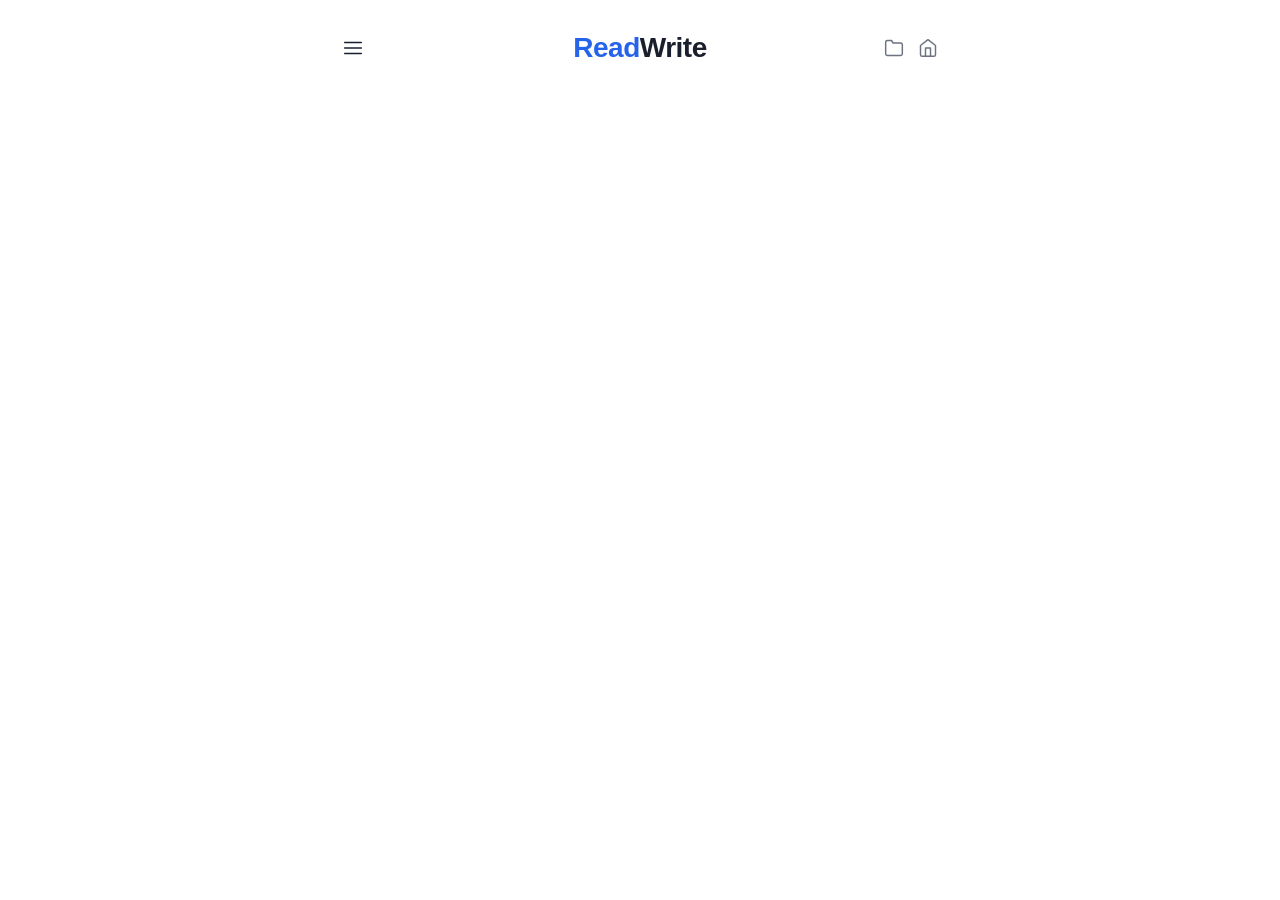
<file: notebooks.html>
<!DOCTYPE html>
<html lang="en">
<head>
  <meta charset="UTF-8">
  <meta name="viewport" content="width=device-width, initial-scale=1.0">
  <title>ReadWrite — Notebooks</title>
  <link rel="manifest" href="/manifest.json">
  <meta name="theme-color" content="#2563eb">
  <link rel="stylesheet" href="style.css?v=68">
</head>
<body>
  <div class="container">
    <header class="app-header">
      <div id="site-nav">
        <button class="hamburger-btn" id="hamburger-btn" aria-label="Menu">
          <svg viewBox="0 0 24 24" fill="none" stroke="currentColor" stroke-width="1.75" stroke-linecap="round" stroke-linejoin="round" width="22" height="22">
            <line x1="3" y1="6" x2="21" y2="6"/><line x1="3" y1="12" x2="21" y2="12"/><line x1="3" y1="18" x2="21" y2="18"/>
          </svg>
        </button>
        <div class="nav-menu" id="nav-menu" hidden>
          <a href="help.html" class="nav-menu-item">
            <svg viewBox="0 0 24 24" fill="none" stroke="currentColor" stroke-width="1.75" stroke-linecap="round" stroke-linejoin="round" width="16" height="16"><circle cx="12" cy="12" r="10"/><path d="M9.09 9a3 3 0 0 1 5.83 1c0 2-3 3-3 3"/><line x1="12" y1="17" x2="12.01" y2="17"/></svg>
            Help
          </a>
          <a href="settings.html" class="nav-menu-item">
            <svg viewBox="0 0 24 24" fill="none" stroke="currentColor" stroke-width="1.75" stroke-linecap="round" stroke-linejoin="round" width="16" height="16"><circle cx="12" cy="12" r="3"/><path d="M19.4 15a1.65 1.65 0 0 0 .33 1.82l.06.06a2 2 0 0 1-2.83 2.83l-.06-.06a1.65 1.65 0 0 0-1.82-.33 1.65 1.65 0 0 0-1 1.51V21a2 2 0 0 1-4 0v-.09A1.65 1.65 0 0 0 9 19.4a1.65 1.65 0 0 0-1.82.33l-.06.06a2 2 0 0 1-2.83-2.83l.06-.06A1.65 1.65 0 0 0 4.68 15a1.65 1.65 0 0 0-1.51-1H3a2 2 0 0 1 0-4h.09A1.65 1.65 0 0 0 4.6 9a1.65 1.65 0 0 0-.33-1.82l-.06-.06a2 2 0 0 1 2.83-2.83l.06.06A1.65 1.65 0 0 0 9 4.68a1.65 1.65 0 0 0 1-1.51V3a2 2 0 0 1 4 0v.09a1.65 1.65 0 0 0 1 1.51 1.65 1.65 0 0 0 1.82-.33l.06.06a2 2 0 0 1 2.83 2.83l-.06.06A1.65 1.65 0 0 0 19.4 9a1.65 1.65 0 0 0 1.51 1H21a2 2 0 0 1 0 4h-.09a1.65 1.65 0 0 0-1.51 1z"/></svg>
            Settings
          </a>
          <button class="nav-menu-item nav-signout" id="btn-signout">
            <svg viewBox="0 0 24 24" fill="none" stroke="currentColor" stroke-width="1.75" stroke-linecap="round" stroke-linejoin="round" width="16" height="16"><path d="M9 21H5a2 2 0 0 1-2-2V5a2 2 0 0 1 2-2h4"/><polyline points="16 17 21 12 16 7"/><line x1="21" y1="12" x2="9" y2="12"/></svg>
            Sign out
          </button>
        </div>
      </div>
      <a href="index.html" class="logo">Read<span>Write</span></a>
      <div class="header-right">
        <a href="#" id="pub-list-btn" class="hdr-icon-btn" aria-label="Published list" hidden>
          <svg viewBox="0 0 24 24" fill="none" stroke="currentColor" stroke-width="1.75" stroke-linecap="round" stroke-linejoin="round" width="20" height="20">
            <circle cx="12" cy="12" r="10"/>
            <line x1="2" y1="12" x2="22" y2="12"/>
            <path d="M12 2a15.3 15.3 0 0 1 4 10 15.3 15.3 0 0 1-4 10 15.3 15.3 0 0 1-4-10 15.3 15.3 0 0 1 4-10z"/>
          </svg>
        </a>
        <a href="notes.html" class="hdr-icon-btn" aria-label="My Notes">
          <svg viewBox="0 0 24 24" fill="none" stroke="currentColor" stroke-width="1.75" stroke-linecap="round" stroke-linejoin="round" width="20" height="20">
            <path d="M22 19a2 2 0 0 1-2 2H4a2 2 0 0 1-2-2V5a2 2 0 0 1 2-2h5l2 3h9a2 2 0 0 1 2 2z"/>
          </svg>
        </a>
        <a href="index.html" class="hdr-icon-btn" aria-label="Home">
          <svg viewBox="0 0 24 24" fill="none" stroke="currentColor" stroke-width="1.75" stroke-linecap="round" stroke-linejoin="round" width="20" height="20">
            <path d="M3 9l9-7 9 7v11a2 2 0 0 1-2 2H5a2 2 0 0 1-2-2z"/><polyline points="9 22 9 12 15 12 15 22"/>
          </svg>
        </a>
      </div>
    </header>

    <!-- Sign-in wall -->
    <div id="sign-in-wall" hidden>
      <div id="clerk-sign-in"></div>
    </div>

    <div id="notebooks-view" hidden>
      <div class="notebooks-header-row">
        <h2 class="notebooks-page-title">Notebooks</h2>
        <button class="btn-outline btn-sm" id="new-notebook-btn">+ New Notebook</button>
      </div>

      <div id="new-notebook-form" class="new-notebook-form" hidden>
        <input type="text" id="new-notebook-input" class="new-notebook-input" placeholder="Notebook title…" maxlength="255" autocomplete="off">
        <button class="btn-save btn-sm" id="new-notebook-save">Create</button>
        <button class="btn-outline btn-sm" id="new-notebook-cancel">Cancel</button>
      </div>

      <div class="nb-controls-row">
        <input type="search" id="nb-search" class="nb-search-input" placeholder="Search notebooks…" autocomplete="off">
        <select id="nb-sort" class="nb-sort-select">
          <option value="alpha" selected>A–Z</option>
          <option value="date">Date created</option>
        </select>
      </div>

      <div id="notebooks-list" class="notebooks-list"></div>
      <div id="notebooks-empty" class="notebooks-empty" hidden>
        No notebooks yet. Create one to start organizing your notes.
      </div>
    </div>
  </div>

  <script
    async
    crossorigin="anonymous"
    data-clerk-publishable-key="pk_live_Y2xlcmsucmVhZHdyaXRlLnBob3RvJA"
    src="https://clerk.readwrite.photo/npm/@clerk/clerk-js@5/dist/clerk.browser.js"
    type="text/javascript"
  ></script>
  <script src="app.js?v=88"></script>
</body>
</html>
</file>
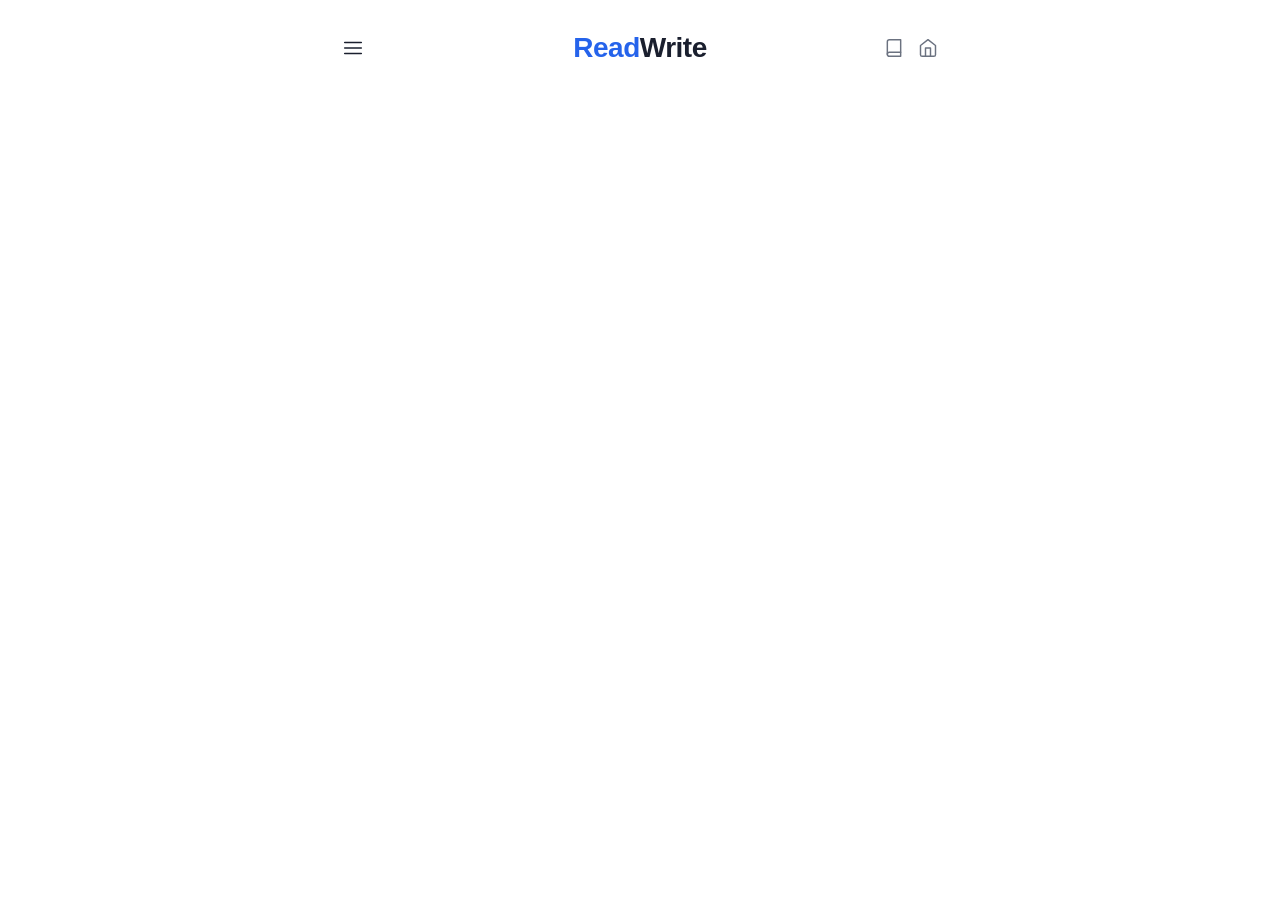
<file: notes.html>
<!DOCTYPE html>
<html lang="en">
<head>
  <meta charset="UTF-8">
  <meta name="viewport" content="width=device-width, initial-scale=1.0">
  <title>ReadWrite — My Notes</title>
  <link rel="manifest" href="/manifest.json">
  <meta name="theme-color" content="#2563eb">
  <link rel="stylesheet" href="style.css?v=68">
</head>
<body>
  <div class="container">
    <header class="app-header">
      <div id="site-nav">
        <button class="hamburger-btn" id="hamburger-btn" aria-label="Menu">
          <svg viewBox="0 0 24 24" fill="none" stroke="currentColor" stroke-width="1.75" stroke-linecap="round" stroke-linejoin="round" width="22" height="22">
            <line x1="3" y1="6" x2="21" y2="6"/><line x1="3" y1="12" x2="21" y2="12"/><line x1="3" y1="18" x2="21" y2="18"/>
          </svg>
        </button>
        <div class="nav-menu" id="nav-menu" hidden>
          <a href="help.html" class="nav-menu-item">
            <svg viewBox="0 0 24 24" fill="none" stroke="currentColor" stroke-width="1.75" stroke-linecap="round" stroke-linejoin="round" width="16" height="16"><circle cx="12" cy="12" r="10"/><path d="M9.09 9a3 3 0 0 1 5.83 1c0 2-3 3-3 3"/><line x1="12" y1="17" x2="12.01" y2="17"/></svg>
            Help
          </a>
          <a href="settings.html" class="nav-menu-item">
            <svg viewBox="0 0 24 24" fill="none" stroke="currentColor" stroke-width="1.75" stroke-linecap="round" stroke-linejoin="round" width="16" height="16"><circle cx="12" cy="12" r="3"/><path d="M19.4 15a1.65 1.65 0 0 0 .33 1.82l.06.06a2 2 0 0 1-2.83 2.83l-.06-.06a1.65 1.65 0 0 0-1.82-.33 1.65 1.65 0 0 0-1 1.51V21a2 2 0 0 1-4 0v-.09A1.65 1.65 0 0 0 9 19.4a1.65 1.65 0 0 0-1.82.33l-.06.06a2 2 0 0 1-2.83-2.83l.06-.06A1.65 1.65 0 0 0 4.68 15a1.65 1.65 0 0 0-1.51-1H3a2 2 0 0 1 0-4h.09A1.65 1.65 0 0 0 4.6 9a1.65 1.65 0 0 0-.33-1.82l-.06-.06a2 2 0 0 1 2.83-2.83l.06.06A1.65 1.65 0 0 0 9 4.68a1.65 1.65 0 0 0 1-1.51V3a2 2 0 0 1 4 0v.09a1.65 1.65 0 0 0 1 1.51 1.65 1.65 0 0 0 1.82-.33l.06.06a2 2 0 0 1 2.83 2.83l-.06.06A1.65 1.65 0 0 0 19.4 9a1.65 1.65 0 0 0 1.51 1H21a2 2 0 0 1 0 4h-.09a1.65 1.65 0 0 0-1.51 1z"/></svg>
            Settings
          </a>
          <button class="nav-menu-item nav-signout" id="btn-signout">
            <svg viewBox="0 0 24 24" fill="none" stroke="currentColor" stroke-width="1.75" stroke-linecap="round" stroke-linejoin="round" width="16" height="16"><path d="M9 21H5a2 2 0 0 1-2-2V5a2 2 0 0 1 2-2h4"/><polyline points="16 17 21 12 16 7"/><line x1="21" y1="12" x2="9" y2="12"/></svg>
            Sign out
          </button>
        </div>
      </div>
      <a href="index.html" class="logo">Read<span>Write</span></a>
      <div class="header-right">
        <a href="#" id="pub-list-btn" class="hdr-icon-btn" aria-label="Published list" hidden>
          <svg viewBox="0 0 24 24" fill="none" stroke="currentColor" stroke-width="1.75" stroke-linecap="round" stroke-linejoin="round" width="20" height="20">
            <circle cx="12" cy="12" r="10"/>
            <line x1="2" y1="12" x2="22" y2="12"/>
            <path d="M12 2a15.3 15.3 0 0 1 4 10 15.3 15.3 0 0 1-4 10 15.3 15.3 0 0 1-4-10 15.3 15.3 0 0 1 4-10z"/>
          </svg>
        </a>
        <a href="notebooks.html" class="hdr-icon-btn" aria-label="Notebooks">
          <svg viewBox="0 0 24 24" fill="none" stroke="currentColor" stroke-width="1.75" stroke-linecap="round" stroke-linejoin="round" width="20" height="20">
            <path d="M4 19.5A2.5 2.5 0 0 1 6.5 17H20"/>
            <path d="M6.5 2H20v20H6.5A2.5 2.5 0 0 1 4 19.5v-15A2.5 2.5 0 0 1 6.5 2z"/>
          </svg>
        </a>
        <a href="index.html" class="hdr-icon-btn" aria-label="Home">
          <svg viewBox="0 0 24 24" fill="none" stroke="currentColor" stroke-width="1.75" stroke-linecap="round" stroke-linejoin="round" width="20" height="20">
            <path d="M3 9l9-7 9 7v11a2 2 0 0 1-2 2H5a2 2 0 0 1-2-2z"/><polyline points="9 22 9 12 15 12 15 22"/>
          </svg>
        </a>
      </div>
    </header>

    <!-- Sign-in wall -->
    <div id="sign-in-wall" hidden>
      <div id="clerk-sign-in"></div>
    </div>

    <div id="notes-app" hidden>
      <div id="notes-vis-filter" class="pub-vis-filter">
        <button class="pub-vis-btn pub-vis-active" data-vis="">All</button>
        <button class="pub-vis-btn" data-vis="public" title="Public">
          <svg viewBox="0 0 24 24" fill="none" stroke="currentColor" stroke-width="1.75" stroke-linecap="round" stroke-linejoin="round" width="16" height="16"><rect x="3" y="11" width="18" height="11" rx="2" ry="2"/><path d="M7 11V7a5 5 0 0 1 9.9-1"/></svg>
        </button>
        <button class="pub-vis-btn" data-vis="logged_in" title="Members only">
          <svg viewBox="0 0 24 24" fill="none" stroke="currentColor" stroke-width="1.75" stroke-linecap="round" stroke-linejoin="round" width="16" height="16"><path d="M20 21v-2a4 4 0 0 0-4-4H8a4 4 0 0 0-4 4v2"/><circle cx="12" cy="7" r="4"/></svg>
        </button>
        <button class="pub-vis-btn" data-vis="me" title="Private">
          <svg viewBox="0 0 24 24" fill="none" stroke="currentColor" stroke-width="1.75" stroke-linecap="round" stroke-linejoin="round" width="16" height="16"><path d="M1 12s4-8 11-8 11 8 11 8-4 8-11 8-11-8-11-8z"/><circle cx="12" cy="12" r="3"/></svg>
        </button>
      </div>
      <input type="search" id="notes-search" class="notes-search" placeholder="Search notes…" autocomplete="off">
      <select id="notes-notebook-filter" class="notes-notebook-filter">
        <option value="">All notebooks</option>
      </select>
      <div id="notes-list" class="pub-card-grid"></div>
      <div id="notes-empty" class="notes-empty" hidden>No saved notes yet. Scan and save one to get started.</div>
    </div>
  </div>

  <svg hidden xmlns="http://www.w3.org/2000/svg">
    <symbol id="icon-arrow-left" viewBox="0 0 24 24" fill="none" stroke="currentColor" stroke-width="1.75" stroke-linecap="round" stroke-linejoin="round">
      <path d="M19 12H5"/>
      <polyline points="12 19 5 12 12 5"/>
    </symbol>
  </svg>

  <script
    async
    crossorigin="anonymous"
    data-clerk-publishable-key="pk_live_Y2xlcmsucmVhZHdyaXRlLnBob3RvJA"
    src="https://clerk.readwrite.photo/npm/@clerk/clerk-js@5/dist/clerk.browser.js"
    type="text/javascript"
  ></script>
  <script src="app.js?v=88"></script>
</body>
</html>
</file>
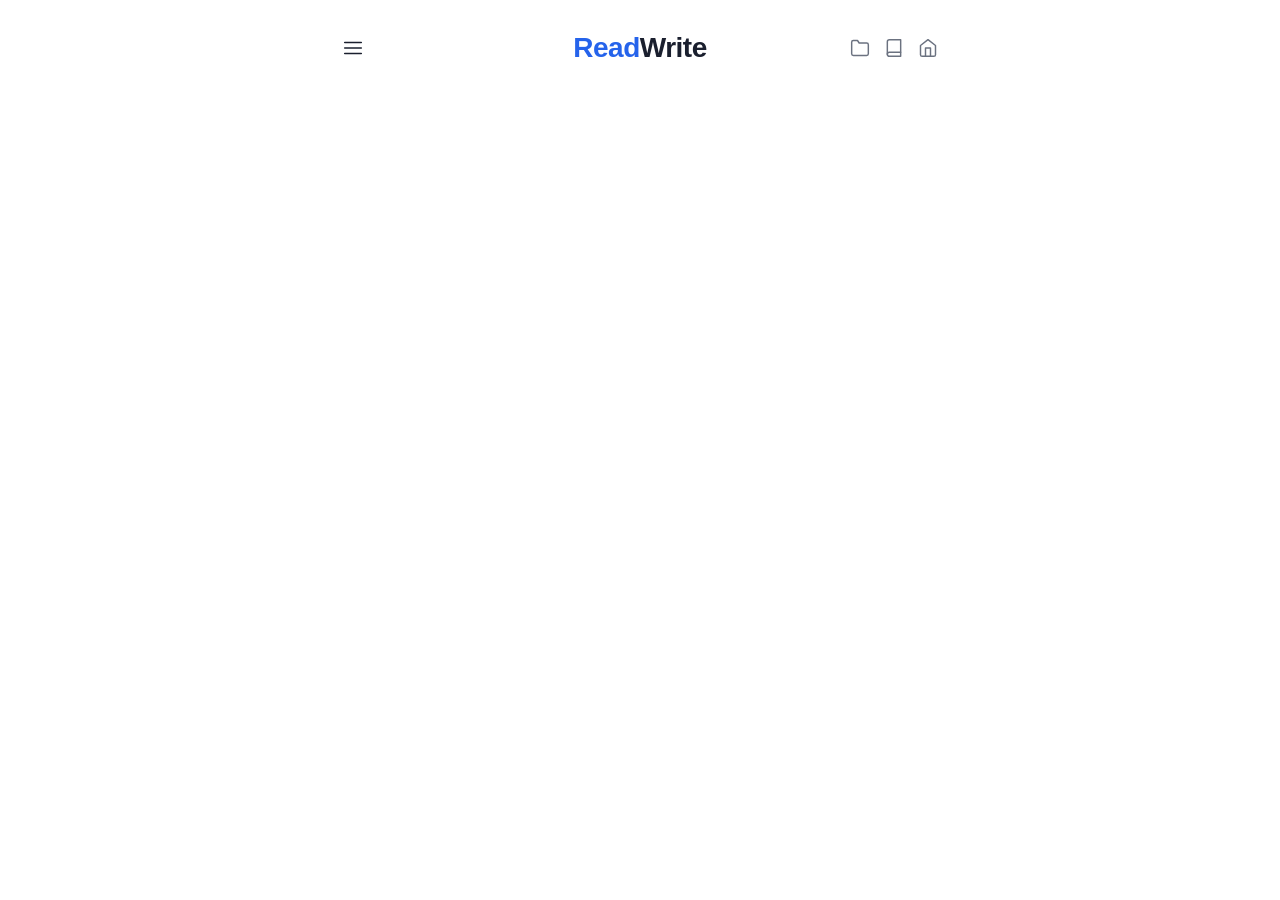
<file: settings.html>
<!DOCTYPE html>
<html lang="en">
<head>
  <meta charset="UTF-8">
  <meta name="viewport" content="width=device-width, initial-scale=1.0">
  <title>ReadWrite — Settings</title>
  <link rel="manifest" href="/manifest.json">
  <meta name="theme-color" content="#2563eb">
  <link rel="stylesheet" href="style.css?v=68">
</head>
<body>
  <div class="container">
    <header class="app-header">
      <div id="site-nav">
        <button class="hamburger-btn" id="hamburger-btn" aria-label="Menu">
          <svg viewBox="0 0 24 24" fill="none" stroke="currentColor" stroke-width="1.75" stroke-linecap="round" stroke-linejoin="round" width="22" height="22">
            <line x1="3" y1="6" x2="21" y2="6"/><line x1="3" y1="12" x2="21" y2="12"/><line x1="3" y1="18" x2="21" y2="18"/>
          </svg>
        </button>
        <div class="nav-menu" id="nav-menu" hidden>
          <a href="help.html" class="nav-menu-item">
            <svg viewBox="0 0 24 24" fill="none" stroke="currentColor" stroke-width="1.75" stroke-linecap="round" stroke-linejoin="round" width="16" height="16"><circle cx="12" cy="12" r="10"/><path d="M9.09 9a3 3 0 0 1 5.83 1c0 2-3 3-3 3"/><line x1="12" y1="17" x2="12.01" y2="17"/></svg>
            Help
          </a>
          <a href="settings.html" class="nav-menu-item">
            <svg viewBox="0 0 24 24" fill="none" stroke="currentColor" stroke-width="1.75" stroke-linecap="round" stroke-linejoin="round" width="16" height="16"><circle cx="12" cy="12" r="3"/><path d="M19.4 15a1.65 1.65 0 0 0 .33 1.82l.06.06a2 2 0 0 1-2.83 2.83l-.06-.06a1.65 1.65 0 0 0-1.82-.33 1.65 1.65 0 0 0-1 1.51V21a2 2 0 0 1-4 0v-.09A1.65 1.65 0 0 0 9 19.4a1.65 1.65 0 0 0-1.82.33l-.06.06a2 2 0 0 1-2.83-2.83l.06-.06A1.65 1.65 0 0 0 4.68 15a1.65 1.65 0 0 0-1.51-1H3a2 2 0 0 1 0-4h.09A1.65 1.65 0 0 0 4.6 9a1.65 1.65 0 0 0-.33-1.82l-.06-.06a2 2 0 0 1 2.83-2.83l.06.06A1.65 1.65 0 0 0 9 4.68a1.65 1.65 0 0 0 1-1.51V3a2 2 0 0 1 4 0v.09a1.65 1.65 0 0 0 1 1.51 1.65 1.65 0 0 0 1.82-.33l.06.06a2 2 0 0 1 2.83 2.83l-.06.06A1.65 1.65 0 0 0 19.4 9a1.65 1.65 0 0 0 1.51 1H21a2 2 0 0 1 0 4h-.09a1.65 1.65 0 0 0-1.51 1z"/></svg>
            Settings
          </a>
          <button class="nav-menu-item nav-signout" id="btn-signout">
            <svg viewBox="0 0 24 24" fill="none" stroke="currentColor" stroke-width="1.75" stroke-linecap="round" stroke-linejoin="round" width="16" height="16"><path d="M9 21H5a2 2 0 0 1-2-2V5a2 2 0 0 1 2-2h4"/><polyline points="16 17 21 12 16 7"/><line x1="21" y1="12" x2="9" y2="12"/></svg>
            Sign out
          </button>
        </div>
      </div>
      <a href="index.html" class="logo">Read<span>Write</span></a>
      <div class="header-right">
        <a href="#" id="pub-list-btn" class="hdr-icon-btn" aria-label="Published list" hidden>
          <svg viewBox="0 0 24 24" fill="none" stroke="currentColor" stroke-width="1.75" stroke-linecap="round" stroke-linejoin="round" width="20" height="20">
            <circle cx="12" cy="12" r="10"/>
            <line x1="2" y1="12" x2="22" y2="12"/>
            <path d="M12 2a15.3 15.3 0 0 1 4 10 15.3 15.3 0 0 1-4 10 15.3 15.3 0 0 1-4-10 15.3 15.3 0 0 1 4-10z"/>
          </svg>
        </a>
        <a href="notes.html" class="hdr-icon-btn" aria-label="My Notes">
          <svg viewBox="0 0 24 24" fill="none" stroke="currentColor" stroke-width="1.75" stroke-linecap="round" stroke-linejoin="round" width="20" height="20">
            <path d="M22 19a2 2 0 0 1-2 2H4a2 2 0 0 1-2-2V5a2 2 0 0 1 2-2h5l2 3h9a2 2 0 0 1 2 2z"/>
          </svg>
        </a>
        <a href="notebooks.html" class="hdr-icon-btn" aria-label="Notebooks">
          <svg viewBox="0 0 24 24" fill="none" stroke="currentColor" stroke-width="1.75" stroke-linecap="round" stroke-linejoin="round" width="20" height="20">
            <path d="M4 19.5A2.5 2.5 0 0 1 6.5 17H20"/>
            <path d="M6.5 2H20v20H6.5A2.5 2.5 0 0 1 4 19.5v-15A2.5 2.5 0 0 1 6.5 2z"/>
          </svg>
        </a>
        <a href="index.html" class="hdr-icon-btn" aria-label="Home">
          <svg viewBox="0 0 24 24" fill="none" stroke="currentColor" stroke-width="1.75" stroke-linecap="round" stroke-linejoin="round" width="20" height="20">
            <path d="M3 9l9-7 9 7v11a2 2 0 0 1-2 2H5a2 2 0 0 1-2-2z"/><polyline points="9 22 9 12 15 12 15 22"/>
          </svg>
        </a>
      </div>
    </header>

    <!-- Sign-in wall -->
    <div id="sign-in-wall" hidden>
      <div id="clerk-sign-in"></div>
    </div>

    <div id="settings-app" hidden>
      <h1 class="page-title">Settings</h1>

      <div class="card settings-card">
        <div class="card-label">Publishing</div>

        <div class="setting-row">
          <label class="setting-label" for="setting-list-title">Published pages title</label>
          <p class="setting-hint">Displayed as the heading on your published pages list</p>
          <input type="text" id="setting-list-title" class="setting-input" placeholder="My Published Notes">
        </div>

        <div class="setting-row">
          <label class="setting-label">Template</label>
          <p class="setting-hint">Applied to all your published pages and the list view</p>
          <div class="template-picker">
            <label class="tpl-opt">
              <input type="radio" name="setting-template" value="minimal" checked>
              <span class="tpl-swatch tpl-minimal">Aa</span>
              <span class="tpl-name">Minimal</span>
            </label>
            <label class="tpl-opt">
              <input type="radio" name="setting-template" value="bold">
              <span class="tpl-swatch tpl-bold">Aa</span>
              <span class="tpl-name">Bold</span>
            </label>
            <label class="tpl-opt">
              <input type="radio" name="setting-template" value="magazine">
              <span class="tpl-swatch tpl-magazine">Aa</span>
              <span class="tpl-name">Magazine</span>
            </label>
          </div>
        </div>

        <div class="setting-row">
          <label class="setting-label">Logo</label>
          <p class="setting-hint">Show the ReadWrite logo on published pages. When visible, it links back to your published list.</p>
          <label class="setting-checkbox-label">
            <input type="checkbox" id="setting-logo-on"> Show logo on published pages
          </label>
        </div>

        <div class="setting-row">
          <label class="setting-label">Published list visibility</label>
          <p class="setting-hint">Make your published notes list publicly accessible via a shareable link</p>
          <label class="setting-checkbox-label">
            <input type="checkbox" id="setting-list-public"> Make published list publicly accessible
          </label>
        </div>

        <div class="setting-row">
          <label class="setting-label">Notebook filter on published list</label>
          <p class="setting-hint">Show a notebook filter dropdown to all visitors on your published list page. You always see it as the owner.</p>
          <label class="setting-checkbox-label">
            <input type="checkbox" id="setting-notebook-filter"> Show notebook filter to all visitors
          </label>
        </div>

        <div id="setting-list-url-row" class="setting-row" hidden>
          <label class="setting-label">Published list URL</label>
          <a id="setting-list-url-a" href="#" class="share-link-display"></a>
        </div>

        <button class="btn-save" id="settings-save-btn">Save Settings</button>
        <div id="settings-status" class="settings-status"></div>
      </div>

      <div class="card settings-card" id="advanced-settings-card" hidden>
        <div class="card-label">Advanced</div>

        <div class="setting-row">
          <label class="setting-label">Daily scan limits</label>
          <p class="setting-hint">Per-user limit caps how many scans a single user can run per day. Global limit caps total scans across all users combined. Both reset at midnight server time. Defaults: 30 per user, 500 global.</p>
          <div style="display: flex; gap: 24px; flex-wrap: wrap; margin-top: 4px;">
            <div>
              <label class="setting-label" style="font-weight: normal; font-size: 0.875rem;" for="setting-per-user-limit">Per-user daily limit</label>
              <input type="number" id="setting-per-user-limit" class="setting-input" min="1" max="9999" style="width: 110px; margin-top: 4px;">
            </div>
            <div>
              <label class="setting-label" style="font-weight: normal; font-size: 0.875rem;" for="setting-global-limit">Global daily limit</label>
              <input type="number" id="setting-global-limit" class="setting-input" min="1" max="99999" style="width: 130px; margin-top: 4px;">
            </div>
          </div>
        </div>

        <div class="setting-row">
          <label class="setting-label">Default scan prompt</label>
          <p class="setting-hint">This is the built-in prompt sent to Claude. It is read-only — use the custom prompt below to override it.</p>
          <textarea id="setting-default-prompt" class="setting-input" rows="14" style="font-family: monospace; font-size: 0.8rem; resize: vertical; opacity: 0.65;" readonly></textarea>
        </div>

        <div class="setting-row">
          <label class="setting-label" for="setting-scan-prompt">Custom scan prompt (optional)</label>
          <p class="setting-hint">Replaces the default prompt above. Leave empty to use the default. The JSON output format is always enforced regardless of what you write here.</p>
          <textarea id="setting-scan-prompt" class="setting-input" rows="10" style="font-family: monospace; font-size: 0.85rem; resize: vertical;" placeholder="Leave empty to use the default prompt…"></textarea>
          <button type="button" class="btn-outline" id="setting-prompt-reset" style="align-self: flex-start; margin-top: 4px;">Clear custom prompt</button>
        </div>

        <button class="btn-save" id="advanced-settings-save-btn">Save Advanced Settings</button>
        <div id="advanced-settings-status" class="settings-status"></div>
      </div>
    </div>
  </div>

  <svg hidden xmlns="http://www.w3.org/2000/svg">
    <symbol id="icon-arrow-left" viewBox="0 0 24 24" fill="none" stroke="currentColor" stroke-width="1.75" stroke-linecap="round" stroke-linejoin="round">
      <path d="M19 12H5"/>
      <polyline points="12 19 5 12 12 5"/>
    </symbol>
  </svg>

  <script
    async
    crossorigin="anonymous"
    data-clerk-publishable-key="pk_live_Y2xlcmsucmVhZHdyaXRlLnBob3RvJA"
    src="https://clerk.readwrite.photo/npm/@clerk/clerk-js@5/dist/clerk.browser.js"
    type="text/javascript"
  ></script>
  <script src="app.js?v=88"></script>
</body>
</html>
</file>
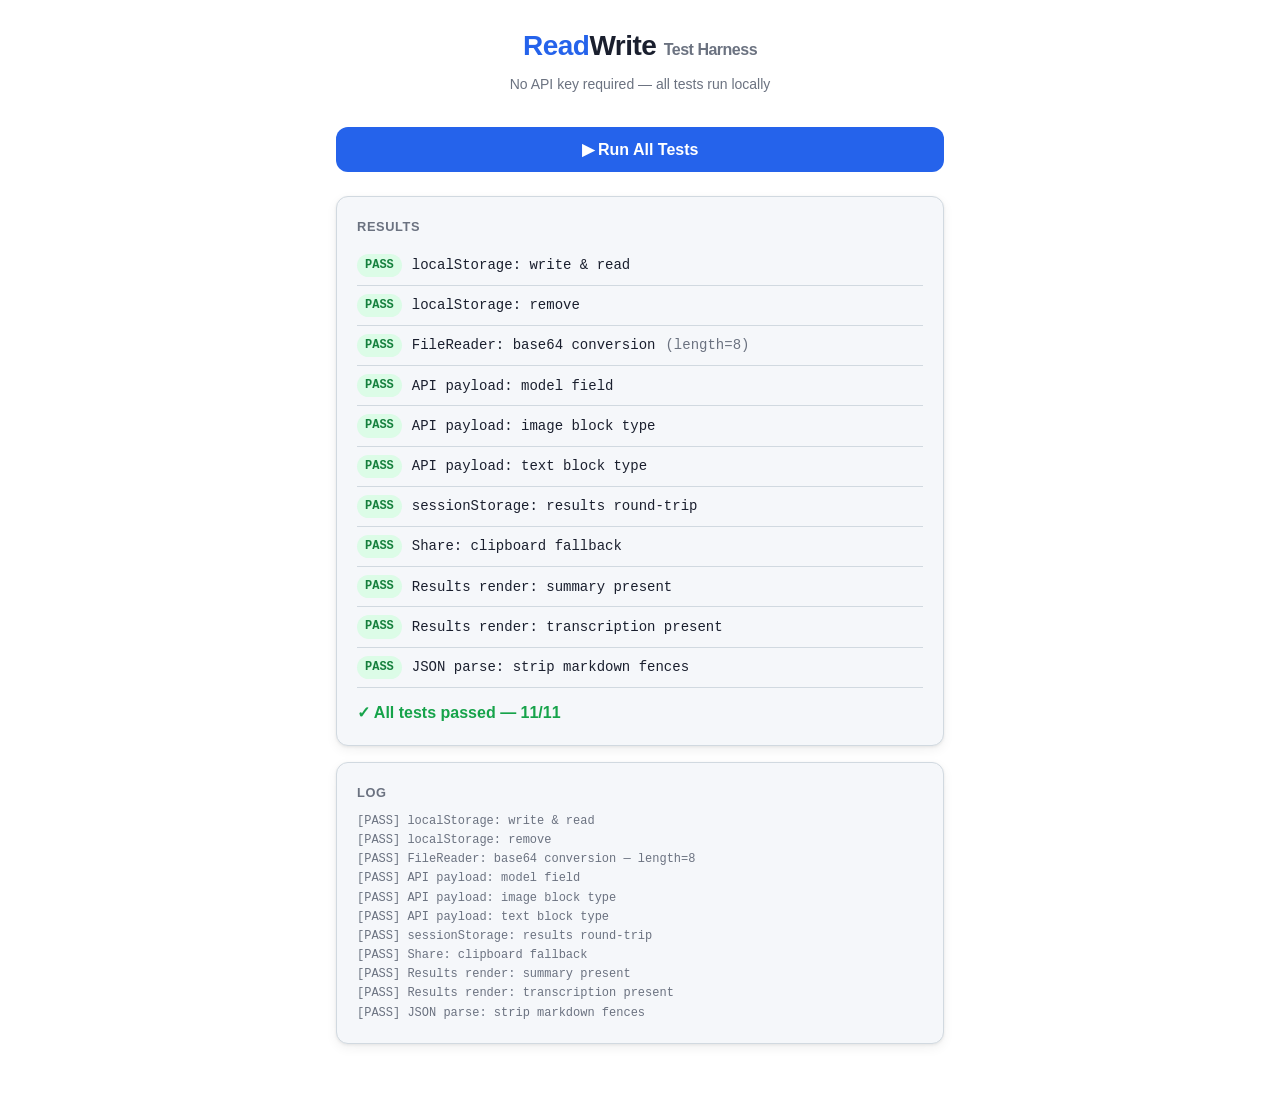
<file: test.html>
<!DOCTYPE html>
<html lang="en">
<head>
  <meta charset="UTF-8">
  <meta name="viewport" content="width=device-width, initial-scale=1.0">
  <title>ReadWrite — Test Harness</title>
  <link rel="stylesheet" href="style.css">
  <style>
    .test-item { font-family: monospace; }
    #run-btn { margin-bottom: 24px; }
  </style>
</head>
<body>
  <div class="container">
    <header>
      <div class="logo">Read<span>Write</span> <span style="font-size:1rem;color:var(--text-muted)">Test Harness</span></div>
      <div class="tagline">No API key required — all tests run locally</div>
    </header>

    <button class="btn-primary" id="run-btn">▶ Run All Tests</button>

    <div class="card">
      <div class="card-label">Results</div>
      <div id="test-list"></div>
    </div>

    <div class="card" style="margin-top:8px">
      <div class="card-label">Log</div>
      <pre id="log" style="font-size:0.75rem;color:var(--text-muted);white-space:pre-wrap;max-height:300px;overflow:auto"></pre>
    </div>
  </div>

  <script>
    const results = [];
    function log(msg) {
      document.getElementById('log').textContent += msg + '\n';
    }

    function assert(name, condition, detail) {
      const passed = !!condition;
      results.push({ name, passed, detail });
      log(`[${passed ? 'PASS' : 'FAIL'}] ${name}${detail ? ' — ' + detail : ''}`);
      return passed;
    }

    async function runTests() {
      results.length = 0;
      document.getElementById('log').textContent = '';
      document.getElementById('test-list').innerHTML = '<div style="color:var(--text-muted);font-size:0.875rem">Running…</div>';

      /* 1. localStorage persistence */
      try {
        localStorage.setItem('rw_api_key', 'sk-ant-test-key');
        const val = localStorage.getItem('rw_api_key');
        assert('localStorage: write & read', val === 'sk-ant-test-key');
        localStorage.removeItem('rw_api_key');
        assert('localStorage: remove', localStorage.getItem('rw_api_key') === null);
      } catch (e) {
        assert('localStorage: write & read', false, e.message);
      }

      /* 2. FileReader base64 */
      try {
        const blob = new Blob(['hello'], { type: 'image/png' });
        const b64 = await new Promise((res, rej) => {
          const r = new FileReader();
          r.onload = () => res(r.result.split(',')[1]);
          r.onerror = rej;
          r.readAsDataURL(blob);
        });
        assert('FileReader: base64 conversion', typeof b64 === 'string' && b64.length > 0, `length=${b64.length}`);
      } catch (e) {
        assert('FileReader: base64 conversion', false, e.message);
      }

      /* 3. API payload structure */
      try {
        const fakeKey = 'sk-ant-test';
        const fakeB64 = 'aGVsbG8=';
        const payload = {
          model: 'claude-sonnet-4-6',
          max_tokens: 4096,
          messages: [{
            role: 'user',
            content: [
              { type: 'image', source: { type: 'base64', media_type: 'image/png', data: fakeB64 } },
              { type: 'text', text: 'SCAN_PROMPT' },
            ],
          }],
        };
        const parsed = JSON.parse(JSON.stringify(payload));
        assert('API payload: model field', parsed.model === 'claude-sonnet-4-6');
        assert('API payload: image block type', parsed.messages[0].content[0].type === 'image');
        assert('API payload: text block type', parsed.messages[0].content[1].type === 'text');
      } catch (e) {
        assert('API payload structure', false, e.message);
      }

      /* 4. sessionStorage round-trip */
      try {
        const data = { summary: 'Test summary', transcription: 'Test transcription' };
        sessionStorage.setItem('rw_results', JSON.stringify(data));
        const back = JSON.parse(sessionStorage.getItem('rw_results'));
        assert('sessionStorage: results round-trip', back.summary === data.summary && back.transcription === data.transcription);
        sessionStorage.removeItem('rw_results');
      } catch (e) {
        assert('sessionStorage: results round-trip', false, e.message);
      }

      /* 5. Share fallback — clipboard path when navigator.share unavailable */
      try {
        let clipboardCalled = false;
        const origShare = navigator.share;
        const origClip = navigator.clipboard?.writeText?.bind(navigator.clipboard);

        // Mock: no native share
        Object.defineProperty(navigator, 'share', { value: undefined, configurable: true });

        // Mock clipboard
        let clipText = null;
        if (navigator.clipboard) {
          Object.defineProperty(navigator.clipboard, 'writeText', {
            value: async (t) => { clipText = t; clipboardCalled = true; },
            configurable: true,
          });
        } else {
          // jsdom / older browsers — skip gracefully
          assert('Share: clipboard fallback', true, 'navigator.clipboard not available in this env — skipped');
          clipboardCalled = true; // skip
        }

        if (!clipboardCalled) {
          await navigator.clipboard.writeText('test content');
          assert('Share: clipboard fallback', clipText === 'test content');
        }

        // Restore
        Object.defineProperty(navigator, 'share', { value: origShare, configurable: true });
      } catch (e) {
        assert('Share: clipboard fallback', false, e.message);
      }

      /* 6. Results render from fixture */
      try {
        const fixture = { summary: 'Meeting notes summary', transcription: 'Full verbatim text here' };
        sessionStorage.setItem('rw_results', JSON.stringify(fixture));
        const raw = sessionStorage.getItem('rw_results');
        const parsed = JSON.parse(raw);
        assert('Results render: summary present', parsed.summary === fixture.summary);
        assert('Results render: transcription present', parsed.transcription === fixture.transcription);
        sessionStorage.removeItem('rw_results');
      } catch (e) {
        assert('Results render from fixture', false, e.message);
      }

      /* 7. JSON extraction from fenced response */
      try {
        const raw = '```json\n{"summary":"s","transcription":"t"}\n```';
        const match = raw.match(/\{[\s\S]*\}/);
        const parsed = match ? JSON.parse(match[0]) : null;
        assert('JSON parse: strip markdown fences', parsed?.summary === 's' && parsed?.transcription === 't');
      } catch (e) {
        assert('JSON parse: strip markdown fences', false, e.message);
      }

      renderResults();
    }

    function renderResults() {
      const list = document.getElementById('test-list');
      const passed = results.filter(r => r.passed).length;
      const total = results.length;
      const allPass = passed === total;

      list.innerHTML = results.map(r => `
        <div class="test-item">
          <span class="badge ${r.passed ? 'pass' : 'fail'}">${r.passed ? 'PASS' : 'FAIL'}</span>
          ${r.name}${r.detail ? ` <span style="color:var(--text-muted)">(${r.detail})</span>` : ''}
        </div>
      `).join('') + `
        <div style="margin-top:12px;font-weight:600;color:${allPass ? 'var(--success)' : 'var(--error)'}">
          ${allPass ? '✓ All tests passed' : `✗ ${total - passed} test(s) failed`} — ${passed}/${total}
        </div>
      `;
    }

    document.getElementById('run-btn').addEventListener('click', runTests);
    // Auto-run on load
    window.addEventListener('load', runTests);
  </script>
</body>
</html>
</file>
<file: style.css>
:root {
  --bg: #ffffff;
  --surface: #f5f7fa;
  --border: #d1d9e0;
  --text: #1a1f2e;
  --text-muted: #6b7280;
  --accent: #2563eb;
  --accent-hover: #1d4ed8;
  --accent-light: #eff6ff;
  --error: #dc2626;
  --success: #16a34a;
  --radius: 12px;
  --shadow: 0 1px 3px rgba(0,0,0,0.07), 0 4px 12px rgba(0,0,0,0.06);
}

@media (prefers-color-scheme: dark) {
  :root {
    --bg: #0f1117;
    --surface: #1a1f2e;
    --border: #2d3748;
    --text: #f1f5f9;
    --text-muted: #94a3b8;
    --accent: #3b82f6;
    --accent-hover: #60a5fa;
    --accent-light: #1e3a5f;
    --error: #f87171;
    --success: #4ade80;
  }
}

*, *::before, *::after { box-sizing: border-box; margin: 0; padding: 0; }
[hidden] { display: none !important; }

.icon {
  width: 16px;
  height: 16px;
  stroke: currentColor;
  fill: none;
  stroke-width: 1.75;
  stroke-linecap: round;
  stroke-linejoin: round;
  vertical-align: -2px;
  flex-shrink: 0;
}

body {
  font-family: -apple-system, BlinkMacSystemFont, 'Segoe UI', sans-serif;
  background: var(--bg);
  color: var(--text);
  min-height: 100vh;
  line-height: 1.6;
}

.container {
  max-width: 640px;
  margin: 0 auto;
  padding: 24px 16px 48px;
}

/* Center the Clerk sign-in card within the container */
#sign-in-wall {
  display: flex;
  justify-content: center;
}

/* Header */
header {
  text-align: center;
  margin-bottom: 32px;
}

.logo, a.logo {
  font-size: 1.75rem;
  font-weight: 700;
  color: var(--accent);
  letter-spacing: -0.5px;
}

.logo span { color: var(--text); }
a.logo { text-decoration: none; display: inline-block; }

.tagline {
  font-size: 0.875rem;
  color: var(--text-muted);
  margin-top: 4px;
}

/* Note title + date header */
#note-meta {
  text-align: center;
  margin-bottom: 24px;
}

.note-title {
  font-size: 1.4rem;
  font-weight: 700;
  color: var(--text);
  letter-spacing: -0.3px;
  line-height: 1.3;
}

.note-date {
  font-size: 0.875rem;
  color: var(--text-muted);
  margin-top: 6px;
}

.note-meta-row {
  display: flex;
  align-items: center;
  justify-content: center;
  gap: 8px;
}

.note-inline-input {
  font-size: inherit;
  font-family: inherit;
  color: var(--text);
  background: var(--surface);
  border: 1px solid var(--accent);
  border-radius: 6px;
  padding: 2px 8px;
  width: 100%;
  max-width: 480px;
}

/* Card */
.card {
  background: var(--surface);
  border: 1px solid var(--border);
  border-radius: var(--radius);
  padding: 20px;
  margin-bottom: 16px;
  box-shadow: var(--shadow);
}

.card-label {
  font-size: 0.8rem;
  font-weight: 600;
  text-transform: uppercase;
  letter-spacing: 0.05em;
  color: var(--text-muted);
  margin-bottom: 8px;
}

/* API Key */
.key-row {
  display: flex;
  gap: 8px;
}

input[type="password"], input[type="text"] {
  flex: 1;
  padding: 10px 12px;
  border: 1px solid var(--border);
  border-radius: 8px;
  background: var(--bg);
  color: var(--text);
  font-size: 0.9rem;
  outline: none;
  transition: border-color 0.15s;
}

input:focus { border-color: var(--accent); }

.btn-icon {
  padding: 10px 14px;
  border: 1px solid var(--border);
  border-radius: 8px;
  background: var(--bg);
  color: var(--text-muted);
  cursor: pointer;
  font-size: 1rem;
  transition: background 0.15s, color 0.15s;
}

.btn-icon:hover { background: var(--accent-light); color: var(--accent); }

/* Upload zone */
.upload-zone {
  border: 2px dashed var(--border);
  border-radius: var(--radius);
  padding: 32px 16px;
  text-align: center;
  cursor: pointer;
  transition: border-color 0.15s, background 0.15s;
  position: relative;
}

.upload-zone.drag-over {
  border-color: var(--accent);
  background: var(--accent-light);
}

.upload-zone .upload-icon { font-size: 2rem; margin-bottom: 8px; }
.upload-zone p { color: var(--text-muted); font-size: 0.9rem; }
.upload-zone strong { color: var(--accent); }

/* Input buttons row */
.input-buttons {
  display: flex;
  gap: 8px;
  margin-top: 12px;
  justify-content: center;
  flex-wrap: wrap;
}

.btn-outline {
  display: inline-flex;
  align-items: center;
  gap: 8px;
  padding: 8px 16px;
  border: 1px solid var(--border);
  border-radius: 20px;
  background: var(--bg);
  color: var(--text);
  font-size: 0.85rem;
  cursor: pointer;
  transition: border-color 0.15s, color 0.15s;
  white-space: nowrap;
}

.btn-outline:hover { border-color: var(--accent); color: var(--accent); }

/* Thumbnails */
.thumb-grid {
  display: grid;
  grid-template-columns: repeat(4, 1fr);
  gap: 8px;
  margin-top: 12px;
}

.thumb {
  aspect-ratio: 1;
  border-radius: 6px;
  object-fit: cover;
  border: 1px solid var(--border);
}

/* Primary button */
.btn-primary {
  width: 100%;
  padding: 13px;
  background: var(--accent);
  color: #fff;
  border: none;
  border-radius: var(--radius);
  font-size: 1rem;
  font-weight: 600;
  cursor: pointer;
  transition: background 0.15s, opacity 0.15s;
}

.btn-primary:hover:not(:disabled) { background: var(--accent-hover); }
.btn-primary:disabled { opacity: 0.45; cursor: not-allowed; }

/* Loading */
.loading {
  display: none;
  text-align: center;
  padding: 16px;
  color: var(--text-muted);
  font-size: 0.9rem;
}

.spinner {
  display: inline-block;
  width: 20px;
  height: 20px;
  border: 2px solid var(--border);
  border-top-color: var(--accent);
  border-radius: 50%;
  animation: spin 0.7s linear infinite;
  vertical-align: middle;
  margin-right: 8px;
}

@keyframes spin { to { transform: rotate(360deg); } }

/* Error */
.error-msg {
  color: var(--error);
  font-size: 0.875rem;
  margin-top: 8px;
  min-height: 20px;
}

/* Results page */
.back-btn {
  display: inline-flex;
  align-items: center;
  gap: 8px;
  color: var(--accent);
  text-decoration: none;
  font-size: 0.9rem;
  margin-bottom: 20px;
}

.back-btn:hover { text-decoration: underline; }

.section-title {
  font-size: 1rem;
  font-weight: 600;
  margin-bottom: 10px;
  display: flex;
  align-items: center;
  gap: 8px;
}

.result-text {
  font-size: 0.9rem;
  line-height: 1.7;
  color: var(--text);
}
.result-text h2 { font-size: 1rem; font-weight: 700; margin: 14px 0 4px; }
.result-text h3 { font-size: 0.9rem; font-weight: 600; margin: 10px 0 4px; }
.result-text p  { margin-bottom: 10px; }
.result-text ul, .result-text ol { padding-left: 20px; margin-bottom: 10px; }
.result-text li { margin-bottom: 3px; }
.result-text strong { font-weight: 600; }
.result-text p:last-child, .result-text li:last-child { margin-bottom: 0; }
.result-text h2:first-child, .result-text h3:first-child { margin-top: 0; }

/* Share button */
.btn-share {
  display: inline-flex;
  align-items: center;
  gap: 8px;
  padding: 8px 16px;
  border: 1px solid var(--accent);
  border-radius: 20px;
  background: transparent;
  color: var(--accent);
  font-size: 0.85rem;
  cursor: pointer;
  transition: background 0.15s, color 0.15s;
}

.btn-share:hover { background: var(--accent); color: #fff; }

/* Edit button */
.btn-edit {
  margin-left: auto;
  padding: 3px 10px;
  border: 1px solid var(--border);
  border-radius: 12px;
  background: transparent;
  color: var(--text-muted);
  font-size: 0.75rem;
  cursor: pointer;
  transition: border-color 0.15s, color 0.15s;
}

.btn-edit:hover { border-color: var(--accent); color: var(--accent); }

/* Editable textarea */
.result-textarea {
  width: 100%;
  min-height: 160px;
  padding: 8px;
  border: 1px solid var(--accent);
  border-radius: 6px;
  background: var(--bg);
  color: var(--text);
  font-size: 0.9rem;
  line-height: 1.7;
  font-family: inherit;
  resize: vertical;
  outline: none;
}

.copied-msg {
  font-size: 0.8rem;
  color: var(--success);
  margin-top: 6px;
  min-height: 18px;
}

/* Test harness */
.test-item {
  display: flex;
  align-items: center;
  gap: 10px;
  padding: 8px 0;
  border-bottom: 1px solid var(--border);
  font-size: 0.875rem;
}

.test-item:last-child { border-bottom: none; }
.badge { font-size: 0.75rem; font-weight: 700; padding: 2px 8px; border-radius: 12px; }
.badge.pass { background: #dcfce7; color: #15803d; }
.badge.fail { background: #fee2e2; color: #b91c1c; }
.badge.pending { background: #f3f4f6; color: #6b7280; }

@media (max-width: 480px) {
  .thumb-grid { grid-template-columns: repeat(3, 1fr); }
  .btn-share { justify-content: center; }
}

/* ── Image strip (results page) ── */

#images-section {
  margin-bottom: 16px;
}

.images-toggle {
  font-size: 0.875rem;
  font-weight: 600;
  color: var(--text-muted);
  cursor: pointer;
  user-select: none;
  padding: 4px 0;
  list-style: none;
}

.images-toggle::marker,
.images-toggle::-webkit-details-marker { display: none; }

.images-toggle::before {
  content: '▶ ';
  font-size: 0.7em;
  transition: transform 0.15s;
  display: inline-block;
}

details[open] .images-toggle::before {
  transform: rotate(90deg);
}

.image-strip {
  display: flex;
  flex-wrap: wrap;
  gap: 8px;
  margin-top: 10px;
}

.image-strip .thumb {
  width: 80px;
  height: 80px;
  object-fit: cover;
  border-radius: 6px;
  border: 1px solid var(--border);
  cursor: pointer;
  transition: opacity 0.15s;
}

.image-strip .thumb:hover { opacity: 0.8; }

#add-images-row {
  margin-top: 10px;
  display: flex;
  align-items: center;
  gap: 10px;
}

.btn-add-images {
  display: inline-block;
  padding: 5px 12px;
  font-size: 0.8rem;
  background: none;
  font-family: inherit;
  border: 1px dashed var(--border);
  border-radius: 6px;
  color: var(--text-muted);
  cursor: pointer;
  transition: border-color 0.15s, color 0.15s;
}
.btn-add-images:hover { border-color: var(--accent); color: var(--accent); }

.add-images-status {
  font-size: 0.78rem;
  color: var(--text-muted);
}

.image-strip .pdf-thumb {
  display: flex;
  flex-direction: column;
  align-items: center;
  justify-content: center;
  gap: 4px;
  cursor: default;
  background: var(--surface);
  overflow: hidden;
}

.pdf-icon { font-size: 1.5rem; line-height: 1; }

.pdf-name {
  font-size: 0.55rem;
  color: var(--text-muted);
  text-align: center;
  word-break: break-all;
  max-width: 72px;
  overflow: hidden;
  display: -webkit-box;
  -webkit-line-clamp: 2;
  -webkit-box-orient: vertical;
}

/* ── Lightbox ── */

.lightbox {
  position: fixed;
  inset: 0;
  background: rgba(0,0,0,0.9);
  display: flex;
  align-items: center;
  justify-content: center;
  z-index: 1000;
}

.lightbox img {
  max-width: 86vw;
  max-height: 86vh;
  object-fit: contain;
  border-radius: 6px;
  cursor: zoom-out;
}

.lb-close, .lb-prev, .lb-next {
  position: absolute;
  background: rgba(255,255,255,0.12);
  border: none;
  color: #fff;
  cursor: pointer;
  border-radius: 50%;
  width: 44px;
  height: 44px;
  display: flex;
  align-items: center;
  justify-content: center;
  font-size: 1.2rem;
  transition: background 0.15s;
  z-index: 10;
}

.lb-close:hover, .lb-prev:hover, .lb-next:hover { background: rgba(255,255,255,0.25); }

.lb-close { top: 16px; right: 16px; font-size: 1rem; }
.lb-prev  { left: 16px; }
.lb-next  { right: 16px; }

/* ── Share options checkboxes ── */

.share-options {
  display: flex;
  flex-wrap: wrap;
  gap: 8px 20px;
  margin: 8px 0 16px;
}

.share-options label {
  display: flex;
  align-items: center;
  gap: 8px;
  font-size: 0.875rem;
  color: var(--text-muted);
  cursor: pointer;
}

/* ── Auth user row ── */

.user-row {
  display: flex;
  align-items: center;
  justify-content: flex-end;
  gap: 10px;
  margin-bottom: 16px;
}

.user-email {
  font-size: 0.8rem;
  color: var(--text-muted);
  overflow: hidden;
  text-overflow: ellipsis;
  white-space: nowrap;
  max-width: 220px;
}

.btn-signout {
  padding: 4px 12px;
  border: 1px solid var(--border);
  border-radius: 12px;
  background: transparent;
  color: var(--text-muted);
  font-size: 0.75rem;
  cursor: pointer;
  white-space: nowrap;
  transition: border-color 0.15s, color 0.15s;
}

.btn-signout:hover { border-color: var(--accent); color: var(--accent); }

/* ── Instructions card ── */

.instructions-card { margin-top: 0; }

.instructions-hint {
  font-size: 0.8rem;
  color: var(--text-muted);
  margin-bottom: 8px;
}

.optional-tag {
  font-size: 0.7rem;
  font-weight: 400;
  color: var(--text-muted);
  text-transform: uppercase;
  letter-spacing: 0.04em;
  margin-left: 6px;
}

.instructions-input {
  width: 100%;
  background: transparent;
  border: none;
  color: var(--text);
  font-family: inherit;
  font-size: 0.9rem;
  line-height: 1.5;
  resize: none;
  outline: none;
  padding: 0;
}

/* ── Additional notes in summary card ── */

.notes-divider {
  border: none;
  border-top: 1px solid var(--border);
  margin: 14px 0;
}

.section-subtitle {
  font-size: 0.8rem;
  font-weight: 600;
  color: var(--text-muted);
  text-transform: uppercase;
  letter-spacing: 0.05em;
  margin-bottom: 8px;
}

/* ── My Notes button (scan page) ── */

.btn-mynotes {
  display: inline-flex;
  align-items: center;
  gap: 8px;
  padding: 8px 16px;
  border: 1px solid var(--accent);
  border-radius: 20px;
  background: transparent;
  color: var(--accent);
  font-size: 0.9rem;
  font-weight: 600;
  text-decoration: none;
  transition: background 0.15s, color 0.15s;
}

.btn-mynotes:hover { background: var(--accent); color: #fff; }

/* ── Note actions row (results page) ── */

.note-actions {
  display: flex;
  flex-wrap: wrap;
  align-items: center;
  gap: 8px;
  margin-top: 4px;
}

.note-actions .btn-primary {
  width: auto;
  padding: 8px 16px;
  font-size: 0.85rem;
  border-radius: 20px;
}

.btn-danger {
  display: inline-flex;
  align-items: center;
  gap: 8px;
  padding: 8px 16px;
  border: 1px solid #dc2626;
  border-radius: 20px;
  background: transparent;
  color: #dc2626;
  font-size: 0.85rem;
  cursor: pointer;
  transition: background 0.15s, color 0.15s;
}

.btn-danger:hover { background: #dc2626; color: #fff; }

.btn-save {
  display: inline-flex;
  align-items: center;
  gap: 8px;
  padding: 8px 18px;
  border: 1px solid var(--accent);
  border-radius: 20px;
  background: var(--accent);
  color: #fff;
  font-size: 0.85rem;
  font-weight: 500;
  cursor: pointer;
  transition: background 0.15s, border-color 0.15s;
}

.btn-save:hover { background: var(--accent-hover); border-color: var(--accent-hover); }
.btn-save:disabled { opacity: 0.55; cursor: not-allowed; }

/* ── My Notes page ── */

.page-title {
  font-size: 1.4rem;
  font-weight: 700;
  margin-bottom: 16px;
}

.welcome-card {
  text-align: center;
  padding: 48px 32px;
  max-width: 480px;
  margin: 64px auto;
}
.welcome-headline {
  font-size: 1.75rem;
  font-weight: 700;
  color: var(--text);
  margin: 0 0 16px;
}
.welcome-body {
  color: var(--text-muted);
  margin: 0 0 32px;
  line-height: 1.6;
}
.welcome-cta {
  min-width: 140px;
}

.notes-search {
  width: 100%;
  padding: 14px 14px;
  font-size: 1rem;
  border: 1px solid var(--border);
  border-radius: var(--radius);
  background: var(--bg);
  color: var(--text);
  outline: none;
  margin-bottom: 16px;
  transition: border-color 0.15s;
}
.notes-search:focus { border-color: var(--accent); }

.notes-list {
  display: flex;
  flex-direction: column;
  gap: 10px;
}

.note-row {
  display: block;
  padding: 14px 16px;
  background: var(--surface);
  border: 1px solid var(--border);
  border-radius: var(--radius);
  text-decoration: none;
  color: var(--text);
  transition: border-color 0.15s, transform 0.05s;
}

.note-row:hover { border-color: var(--accent); }
.note-row:active { transform: scale(0.995); }

.note-row-title {
  font-weight: 600;
  font-size: 1rem;
  margin-bottom: 2px;
}

.note-row-date {
  font-size: 0.78rem;
  color: var(--text-muted);
  margin-bottom: 6px;
}

.note-row-snippet {
  font-size: 0.85rem;
  color: var(--text-muted);
  overflow: hidden;
  text-overflow: ellipsis;
  white-space: nowrap;
}

.notes-empty {
  margin-top: 24px;
  color: var(--text-muted);
  font-size: 0.9rem;
  text-align: center;
}

/* ── EXIF info under thumbnails ── */

.thumb-figure {
  margin: 0;
  display: flex;
  flex-direction: column;
  align-items: flex-start;
  position: relative;
  z-index: 1;
}

.thumb-figure:has(details[open]) { z-index: 50; }

.pub-exclude-btn {
  margin-top: 4px;
  padding: 2px 7px;
  font-size: 0.68rem;
  border: 1px solid var(--border);
  border-radius: 4px;
  background: transparent;
  color: var(--text-muted);
  cursor: pointer;
  white-space: nowrap;
}
.pub-exclude-btn:hover { border-color: var(--text-muted); color: var(--text); }

.thumb-delete-btn {
  margin-top: 2px;
  padding: 1px 6px;
  font-size: 0.75rem;
  border: 1px solid transparent;
  border-radius: 4px;
  background: transparent;
  color: var(--text-muted);
  cursor: pointer;
  line-height: 1.4;
}
.thumb-delete-btn:hover { border-color: #f87171; color: #b91c1c; }
@media (prefers-color-scheme: dark) {
  .thumb-delete-btn:hover { border-color: #b91c1c; color: #fca5a5; }
}

.thumb-crop-btn {
  margin-top: 2px;
  padding: 2px 7px;
  font-size: 0.68rem;
  border: 1px solid var(--border);
  border-radius: 4px;
  background: var(--bg);
  color: var(--text-muted);
  cursor: pointer;
  white-space: nowrap;
}
.thumb-crop-btn:hover { border-color: var(--text-muted); color: var(--text); }

/* ── Drag-to-reorder ── */

.drag-handle {
  text-align: center;
  font-size: 1rem;
  color: var(--text-muted);
  cursor: grab;
  padding: 2px 0 3px;
  user-select: none;
  touch-action: none;
  opacity: 0.5;
  transition: opacity 0.15s;
}
.thumb-figure:hover .drag-handle { opacity: 1; }
.drag-handle:active { cursor: grabbing; }
.thumb-figure.dragging { opacity: 0.35; }
.drag-placeholder {
  width: 80px;
  min-height: 100px;
  border: 2px dashed var(--accent);
  border-radius: 8px;
  flex-shrink: 0;
  align-self: stretch;
}

/* ── Crop modal ── */

.crop-modal {
  position: fixed;
  inset: 0;
  background: rgba(0, 0, 0, 0.85);
  display: flex;
  align-items: center;
  justify-content: center;
  z-index: 1000;
}

.crop-dialog {
  background: var(--bg);
  border-radius: 10px;
  padding: 16px;
  display: flex;
  flex-direction: column;
  gap: 12px;
  max-width: min(90vw, 720px);
  width: 100%;
  max-height: 92vh;
}

.crop-img-wrap {
  width: 100%;
  height: 60vh;
}

.crop-dialog img {
  display: block;
  max-width: 100%;
}

.crop-ratio-bar {
  display: flex;
  gap: 6px;
  flex-wrap: wrap;
  flex-shrink: 0;
}

.crop-ratio-btn {
  padding: 4px 10px;
  border-radius: 5px;
  border: 1px solid var(--border);
  background: var(--bg);
  color: var(--text-muted);
  cursor: pointer;
  font-size: 0.8rem;
  transition: border-color 0.15s, color 0.15s;
}

.crop-ratio-btn:hover { border-color: var(--text-muted); color: var(--text); }

.crop-ratio-btn.active {
  border-color: var(--accent);
  color: var(--accent);
  font-weight: 600;
}

.crop-rotate-btn {
  padding: 4px 10px;
  border-radius: 5px;
  border: 1px solid var(--border);
  background: var(--bg);
  color: var(--text-muted);
  cursor: pointer;
  font-size: 1.1rem;
  line-height: 1;
  transition: border-color 0.15s, color 0.15s;
}

.crop-rotate-btn:hover { border-color: var(--text-muted); color: var(--text); }

.crop-actions {
  display: flex;
  gap: 8px;
  justify-content: flex-end;
  flex-shrink: 0;
}

.crop-actions button {
  padding: 6px 16px;
  border-radius: 6px;
  border: 1px solid var(--border);
  background: var(--bg);
  color: var(--text);
  cursor: pointer;
  font-size: 0.875rem;
}

.crop-actions button:first-child {
  background: var(--accent);
  color: #fff;
  border-color: var(--accent);
}

.crop-actions button:first-child:hover { opacity: 0.88; }
.crop-actions button:last-child:hover { border-color: var(--text-muted); }
.crop-actions button:disabled { opacity: 0.5; cursor: default; }

.pub-exclude-btn.excluded {
  background: #fee2e2;
  border-color: #f87171;
  color: #b91c1c;
}
@media (prefers-color-scheme: dark) {
  .pub-exclude-btn.excluded {
    background: #450a0a;
    border-color: #b91c1c;
    color: #fca5a5;
  }
}

.exif-details {
  font-size: 0.72rem;
  color: var(--text-muted);
  margin-top: 3px;
}

.exif-details summary {
  cursor: pointer;
  user-select: none;
  color: var(--accent);
  font-size: 0.7rem;
  list-style: none;
  white-space: nowrap;
}

.exif-details summary::-webkit-details-marker { display: none; }

.exif-dl {
  position: absolute;
  top: 90px;
  left: 0;
  width: 220px;
  background: var(--surface);
  border: 1px solid var(--border);
  border-radius: 10px;
  padding: 10px 12px;
  box-shadow: 0 4px 16px rgba(0,0,0,0.18);
  z-index: 100;
  display: grid;
  grid-template-columns: auto 1fr;
  column-gap: 10px;
  row-gap: 3px;
  margin: 0;
}

.exif-dl dt {
  font-weight: 600;
  color: var(--text-muted);
  white-space: nowrap;
  font-size: 0.75rem;
}

.exif-dl dd {
  margin: 0;
  color: var(--text);
  font-size: 0.75rem;
  word-break: break-word;
}

.exif-dl a { color: var(--accent); }

/* ── Share link row ── */

#share-link-row {
  margin: 12px 0 0;
}

.share-link-display {
  display: block;
  font-size: 0.875rem;
  color: var(--accent);
  text-decoration: underline;
  word-break: break-all;
  margin: 4px 0;
}

.share-link-display:hover { opacity: 0.75; }

/* ── Publish card ── */

.pub-options {
  display: flex;
  flex-direction: column;
  gap: 14px;
  margin: 4px 0 16px;
}

.pub-opt-group { display: flex; flex-direction: column; gap: 6px; }

.pub-opt-label {
  font-size: 0.7rem;
  font-weight: 600;
  text-transform: uppercase;
  letter-spacing: 0.06em;
  color: var(--text-muted);
}

.pub-opt-checks, .pub-opt-radios {
  display: flex;
  flex-wrap: wrap;
  gap: 4px 16px;
}

.pub-opt-checks label, .pub-opt-radios label {
  display: flex;
  align-items: center;
  gap: 6px;
  font-size: 0.85rem;
  color: var(--text);
  cursor: pointer;
}

.template-picker {
  display: flex;
  gap: 10px;
  flex-wrap: wrap;
}

.tpl-opt {
  display: flex;
  flex-direction: column;
  align-items: center;
  gap: 4px;
  cursor: pointer;
}

.tpl-opt input { display: none; }

.tpl-swatch {
  width: 52px;
  height: 40px;
  border-radius: 6px;
  display: flex;
  align-items: center;
  justify-content: center;
  font-size: 0.9rem;
  font-weight: 700;
  border: 2px solid var(--border);
  transition: border-color 0.15s;
}

.tpl-opt input:checked + .tpl-swatch { border-color: var(--accent); }

.tpl-minimal { background: #fff; color: #111; font-family: Georgia, serif; font-weight: 300; }
.tpl-bold    { background: #000; color: #fff; font-family: system-ui, sans-serif; font-weight: 900; }
.tpl-magazine { background: #111; color: #fff; font-family: system-ui, sans-serif; font-size: 0.7rem; letter-spacing: 0.08em; text-transform: uppercase; }

.tpl-name {
  font-size: 0.72rem;
  color: var(--text-muted);
}

.pub-actions {
  display: flex;
  gap: 8px;
  flex-wrap: wrap;
  margin-top: 4px;
}

.pub-options-locked input[type="checkbox"],
.pub-options-locked input[type="radio"] {
  opacity: 0.45;
  pointer-events: none;
}

.pub-options-locked label {
  opacity: 0.6;
  pointer-events: none;
}

.pub-options-locked select {
  opacity: 0.45;
  pointer-events: none;
}

.pub-visibility-select {
  font-size: 0.85rem;
  padding: 5px 8px;
  border: 1px solid var(--border);
  border-radius: 6px;
  background: var(--bg);
  color: var(--text);
  cursor: pointer;
  width: 100%;
  max-width: 320px;
}

.pub-slug-row {
  display: flex;
  gap: 6px;
  align-items: center;
  max-width: 320px;
}
.pub-slug-input {
  font-size: 0.85rem;
  padding: 5px 8px;
  border: 1px solid var(--border);
  border-radius: 6px;
  background: var(--bg);
  color: var(--text);
  flex: 1;
  min-width: 0;
  font-family: monospace;
}
.pub-slug-preview {
  font-size: 0.75rem;
  color: var(--text-muted);
  margin-top: 3px;
  word-break: break-all;
}
.pub-options-locked .pub-slug-input,
.pub-options-locked #pub-slug-use-title {
  opacity: 0.45;
  pointer-events: none;
}

.share-link-unpublished {
  opacity: 0.45;
}

.share-unpublished-label {
  display: block;
  font-size: 0.78rem;
  color: var(--text-muted);
  margin-top: 4px;
  font-style: italic;
}

/* ── Settings page ── */

.settings-card { display: flex; flex-direction: column; gap: 20px; }

.setting-row { display: flex; flex-direction: column; gap: 6px; }

.setting-label {
  font-size: 0.8rem;
  font-weight: 600;
  text-transform: uppercase;
  letter-spacing: 0.06em;
  color: var(--text-muted);
}

.setting-hint {
  font-size: 0.82rem;
  color: var(--text-muted);
  margin: 0;
}

.setting-input {
  width: 100%;
  padding: 10px 12px;
  font-size: 0.95rem;
  border: 1px solid var(--border);
  border-radius: 10px;
  background: var(--bg);
  color: var(--text);
  outline: none;
  box-sizing: border-box;
  transition: border-color 0.15s;
}
.setting-input:focus { border-color: var(--accent); }

.setting-checkbox-label {
  display: flex;
  align-items: center;
  gap: 8px;
  font-size: 0.9rem;
  cursor: pointer;
}

.settings-status {
  font-size: 0.85rem;
  color: var(--accent);
  min-height: 20px;
}

/* ── Top nav row (My Notes + Settings) ── */

.top-nav-row {
  display: flex;
  gap: 8px;
  margin-bottom: 16px;
}

.btn-settings {
  display: inline-flex;
  align-items: center;
  gap: 6px;
  padding: 10px 16px;
  border-radius: 12px;
  font-size: 0.9rem;
  font-weight: 500;
  text-decoration: none;
  background: var(--surface);
  border: 1px solid var(--border);
  color: var(--text);
  transition: background 0.15s;
}
.btn-settings:hover { background: var(--border); }

/* ── Published list page ── */

.pub-body {
  max-width: 700px;
  margin: 0 auto;
  padding: 0 16px;
}

.sp-home-link {
  display: inline-block;
  font-size: 0.85rem;
  color: currentColor;
  text-decoration: underline;
  opacity: 0.6;
  margin-bottom: 12px;
}
.sp-home-link:hover { opacity: 1; }

.sp-nav-link {
  display: inline-block;
  font-size: 1rem;
  color: currentColor;
  text-decoration: none;
  opacity: 0.5;
  padding: 0 0.6em;
  line-height: 1;
}
.sp-nav-link:hover { opacity: 1; }

.sp-corner-btns {
  position: fixed;
  top: 14px;
  right: 14px;
  display: flex;
  align-items: center;
  gap: 8px;
  z-index: 200;
}
.sp-edit-btn,
.sp-share-btn {
  display: flex;
  align-items: center;
  justify-content: center;
  width: 34px;
  height: 34px;
  border-radius: 50%;
  background: rgba(0, 0, 0, 0.07);
  color: #555;
  opacity: 0.55;
  transition: opacity 0.15s, background 0.15s;
}
.sp-edit-btn {
  text-decoration: none;
}
.sp-edit-btn:hover {
  opacity: 1;
  background: rgba(0, 0, 0, 0.14);
}
.sp-share-btn {
  cursor: pointer;
  border: none;
  padding: 0;
}
.sp-share-btn:hover {
  opacity: 1;
  background: rgba(0, 0, 0, 0.14);
}

/* ── My Notes — thumbnails and published badge ── */

.note-row-wrapper {
  display: flex;
  flex-direction: column;
  gap: 2px;
}

.note-row-inner {
  display: flex;
  gap: 12px;
  align-items: flex-start;
}

.note-row-thumb {
  width: 72px;
  height: 72px;
  object-fit: cover;
  border-radius: 8px;
  border: 1px solid var(--border);
  flex-shrink: 0;
  background: var(--surface);
}

.note-row-body {
  flex: 1;
  min-width: 0;
}

.note-pub-badge {
  display: inline-flex;
  align-items: center;
  gap: 4px;
  font-size: 0.72rem;
  color: var(--accent);
  text-decoration: none;
  padding: 1px 0 1px 16px;
  transition: opacity 0.15s;
}

.note-pub-badge:hover { opacity: 0.75; text-decoration: underline; }

/* ── Published list: card grid ── */
/* Visibility filter bar (owner-only) */
.pub-vis-filter {
  display: flex;
  gap: 8px;
  margin-bottom: 10px;
  flex-wrap: wrap;
}
.pub-vis-btn {
  display: inline-flex;
  align-items: center;
  gap: 5px;
  padding: 5px 12px;
  border: 1px solid var(--border);
  border-radius: 20px;
  background: var(--bg);
  color: var(--text-muted);
  font-size: 0.8rem;
  cursor: pointer;
  transition: border-color 0.15s, color 0.15s, background 0.15s;
}
.pub-vis-btn:hover { border-color: var(--accent); color: var(--accent); }
.pub-vis-btn.pub-vis-active { border-color: var(--accent); background: var(--accent-light); color: var(--accent); }

.pub-list-controls {
  display: flex;
  align-items: center;
  gap: 8px;
  margin-bottom: 16px;
}
.pub-list-controls .notes-search { margin-bottom: 0; flex: 1; }

.pub-gallery-toggle {
  display: inline-flex;
  align-items: center;
  gap: 5px;
  padding: 5px 12px;
  border: 1px solid var(--border);
  border-radius: 20px;
  background: var(--bg);
  color: var(--text-muted);
  font-size: 0.8rem;
  white-space: nowrap;
  cursor: pointer;
  transition: border-color 0.15s, color 0.15s, background 0.15s;
}
.pub-gallery-toggle:hover { border-color: var(--accent); color: var(--accent); }
.pub-gallery-toggle.pub-gallery-toggle-active { border-color: var(--accent); background: var(--accent-light); color: var(--accent); }

/* Card title row with visibility icon */
.pub-card-title-row {
  display: flex;
  align-items: flex-start;
  gap: 6px;
  margin-bottom: 3px;
}
.pub-card-title-row .pub-card-title { margin-bottom: 0; flex: 1; }
.pub-card-vis {
  display: flex;
  align-items: center;
  flex-shrink: 0;
  color: var(--text-muted);
  margin-top: 2px;
}

.pub-card-grid {
  display: grid;
  grid-template-columns: repeat(auto-fill, minmax(260px, 1fr));
  gap: 16px;
  margin-top: 4px;
}

.pub-card {
  display: flex;
  flex-direction: column;
  text-decoration: none;
  color: inherit;
  border: 1px solid var(--border);
  border-radius: 12px;
  overflow: hidden;
  background: var(--surface);
  transition: border-color 0.15s, transform 0.1s;
}
.pub-card:hover { border-color: var(--accent); }
.pub-card:active { transform: scale(0.995); }

.pub-card-hero {
  width: 100%;
  aspect-ratio: 4 / 3;
  object-fit: cover;
  display: block;
}

.pub-card-body {
  padding: 12px 14px 14px;
  flex: 1;
  display: flex;
  flex-direction: column;
}

.pub-card-title {
  font-weight: 600;
  font-size: 0.95rem;
  color: var(--text);
  margin-bottom: 3px;
  line-height: 1.3;
}

.pub-card-date {
  font-size: 0.72rem;
  color: var(--text-muted);
  margin-bottom: 6px;
}

.pub-card-snippet {
  font-size: 0.82rem;
  color: var(--text-muted);
  line-height: 1.5;
  max-height: 4.5em;
  overflow: hidden;
  flex: 1;
}
.pub-card-snippet p,
.pub-card-snippet h2,
.pub-card-snippet h3,
.pub-card-snippet ul,
.pub-card-snippet ol { margin: 0; padding: 0; }
.pub-card-snippet ul,
.pub-card-snippet ol { padding-left: 1.1em; }

.pub-card-thumbs {
  display: flex;
  gap: 4px;
  margin-top: 10px;
  flex-wrap: wrap;
}

.pub-card-thumb {
  width: 44px;
  height: 44px;
  object-fit: cover;
  border-radius: 5px;
  border: 1px solid var(--border);
}

/* Gallery mode: hero + thumbs merge into a full-width vertical stack, above the card body */
.pub-card-images {
  display: flex;
  flex-direction: column;
  gap: 4px;
}
.pub-card-images .pub-card-thumbs { display: contents; }
.pub-card-images .pub-card-hero,
.pub-card-images .pub-card-thumb {
  width: 100%;
  height: auto;
  object-fit: contain;
  border-radius: 0;
  border: none;
}

/* ════════════════════════════════════════════
   Share / Published page
   ════════════════════════════════════════════ */

#share-view {
  min-height: 100vh;
}

.sp-loading, .sp-error, .sp-auth-wall {
  text-align: center;
  padding: 80px 24px;
  color: #888;
  font-family: -apple-system, BlinkMacSystemFont, 'Segoe UI', sans-serif;
  font-size: 1rem;
}

.sp-auth-prompt {
  margin-bottom: 24px;
  font-size: 1rem;
  color: #555;
}

/* base image gallery (shared across templates) */
.sp-images {
  display: flex;
  flex-wrap: wrap;
  gap: 8px;
  position: relative;
}

.sp-gallery-toggle {
  position: absolute;
  top: 8px;
  right: 8px;
  z-index: 2;
  width: 30px;
  height: 30px;
  display: flex;
  align-items: center;
  justify-content: center;
  border-radius: 50%;
  border: none;
  background: rgba(0, 0, 0, 0.55);
  color: #fff;
  cursor: pointer;
  transition: background 0.15s;
}
.sp-gallery-toggle:hover { background: rgba(0, 0, 0, 0.75); }
.sp-gallery-toggle[aria-pressed="true"] { background: var(--accent, #3d7eff); }

.sp-images--gallery {
  display: flex;
  flex-direction: column;
  gap: 8px;
}
.sp-images--gallery .sp-image-thumbs { display: contents; }
.sp-images--gallery .sp-image-hero,
.sp-images--gallery .sp-image-thumb {
  width: 100%;
  height: auto;
  object-fit: contain;
  margin: 0;
}

.sp-image {
  height: 220px;
  width: auto;
  max-width: 100%;
  object-fit: cover;
  border-radius: 4px;
  cursor: pointer;
  transition: opacity 0.15s;
}

.sp-image:hover { opacity: 0.88; }

.sp-image-hero {
  width: 100%;
  height: auto;
  display: block;
  border-radius: 6px;
  cursor: pointer;
  margin-bottom: 8px;
  transition: opacity 0.15s;
}
.sp-image-hero:hover { opacity: 0.88; }

.sp-image-thumbs {
  display: flex;
  gap: 6px;
  flex-wrap: wrap;
}

.sp-image-thumb {
  height: 80px;
  width: auto;
  object-fit: cover;
  border-radius: 4px;
  cursor: pointer;
  transition: opacity 0.15s;
}
.sp-image-thumb:hover { opacity: 0.88; }

/* shared text element styles (mirrors result-text) */
.sp-text h2 { font-size: 1.1rem; font-weight: 700; margin: 16px 0 6px; }
.sp-text h3 { font-size: 1rem; font-weight: 600; margin: 12px 0 4px; }
.sp-text p  { margin-bottom: 12px; }
.sp-text ul, .sp-text ol { padding-left: 20px; margin-bottom: 12px; }
.sp-text li { margin-bottom: 4px; }
.sp-text strong { font-weight: 700; }
.sp-text p:last-child { margin-bottom: 0; }

/* ── Template: minimal ── */

body[data-template="minimal"] {
  background: #ffffff;
  color: #111111;
  font-family: Georgia, 'Times New Roman', serif;
}

body[data-template="minimal"] #share-content {
  max-width: 680px;
  margin: 0 auto;
  padding: 48px 24px 80px;
}

body[data-template="minimal"] .sp-logo {
  text-align: center;
  padding-bottom: 32px;
}

body[data-template="minimal"] .sp-logo-link {
  font-family: -apple-system, BlinkMacSystemFont, 'Segoe UI', sans-serif;
  font-size: 1.1rem;
  font-weight: 700;
  color: #111;
  text-decoration: none;
  letter-spacing: -0.5px;
}

body[data-template="minimal"] .sp-logo-link span { color: #888; }

body[data-template="minimal"] .sp-header {
  text-align: center;
  margin-bottom: 40px;
  padding-bottom: 32px;
  border-bottom: 1px solid #e0e0e0;
}

body[data-template="minimal"] .sp-title {
  font-size: clamp(1.6rem, 4vw, 2.4rem);
  font-weight: 300;
  letter-spacing: -0.5px;
  line-height: 1.25;
  color: #111;
  margin-bottom: 12px;
}

body[data-template="minimal"] .sp-date {
  font-family: -apple-system, BlinkMacSystemFont, 'Segoe UI', sans-serif;
  font-size: 0.78rem;
  color: #999;
  letter-spacing: 0.04em;
  text-transform: uppercase;
  margin-top: 4px;
}

body[data-template="minimal"] .sp-section-title {
  font-family: -apple-system, BlinkMacSystemFont, 'Segoe UI', sans-serif;
  font-size: 0.68rem;
  font-weight: 600;
  text-transform: uppercase;
  letter-spacing: 0.14em;
  color: #aaa;
  margin-bottom: 14px;
  padding-bottom: 8px;
  border-bottom: 1px solid #ececec;
  margin-top: 36px;
}

body[data-template="minimal"] section:first-of-type .sp-section-title { margin-top: 0; }

body[data-template="minimal"] .sp-text {
  font-size: 1rem;
  line-height: 1.8;
  color: #222;
}

body[data-template="minimal"] .sp-images {
  margin-bottom: 28px;
  border-radius: 6px;
  overflow: hidden;
}

body[data-template="minimal"] .sp-footer {
  text-align: center;
  margin-top: 48px;
  padding-top: 24px;
  border-top: 1px solid #ececec;
  font-family: -apple-system, BlinkMacSystemFont, 'Segoe UI', sans-serif;
  font-size: 0.75rem;
  color: #ccc;
}

/* ── Template: bold ── */

body[data-template="bold"] {
  background: #ffffff;
  color: #000000;
  font-family: -apple-system, BlinkMacSystemFont, 'Segoe UI', Helvetica, sans-serif;
}

body[data-template="bold"] #share-content {
  max-width: 800px;
  margin: 0 auto;
}

body[data-template="bold"] .sp-logo {
  background: #000;
  padding: 14px 32px;
}

body[data-template="bold"] .sp-logo-link {
  font-size: 1rem;
  font-weight: 700;
  color: #fff;
  text-decoration: none;
  letter-spacing: -0.5px;
}

body[data-template="bold"] .sp-logo-link span { color: #666; }

body[data-template="bold"] .sp-header {
  background: #000;
  color: #fff;
  padding: 48px 32px 40px;
}

body[data-template="bold"] .sp-title {
  font-size: clamp(2rem, 5vw, 3rem);
  font-weight: 800;
  letter-spacing: -1.5px;
  line-height: 1.05;
  color: #fff;
  margin-bottom: 14px;
}

body[data-template="bold"] .sp-date {
  font-size: 0.78rem;
  color: #888;
  text-transform: uppercase;
  letter-spacing: 0.06em;
}

body[data-template="bold"] .sp-body {
  padding: 32px 32px 60px;
}

body[data-template="bold"] .sp-section-title {
  font-size: 0.7rem;
  font-weight: 800;
  text-transform: uppercase;
  letter-spacing: 0.12em;
  color: #000;
  border-left: 4px solid #000;
  padding-left: 12px;
  margin-bottom: 14px;
  margin-top: 44px;
}

body[data-template="bold"] section:first-of-type .sp-section-title { margin-top: 0; }

body[data-template="bold"] .sp-text {
  font-size: 1rem;
  line-height: 1.7;
  color: #111;
}

body[data-template="bold"] .sp-images { margin-bottom: 24px; }

body[data-template="bold"] .sp-footer {
  text-align: center;
  padding: 20px 32px;
  background: #f4f4f4;
  font-size: 0.75rem;
  color: #aaa;
  margin-top: 40px;
}

/* ── Template: magazine ── */

body[data-template="magazine"] {
  background: #f8f8f8;
  color: #111;
  font-family: -apple-system, BlinkMacSystemFont, 'Segoe UI', sans-serif;
}

body[data-template="magazine"] #share-content {
  max-width: 840px;
  margin: 0 auto;
}

body[data-template="magazine"] .sp-logo {
  padding: 16px 40px;
  border-bottom: 2px solid #111;
  background: #fff;
}

body[data-template="magazine"] .sp-logo-link {
  font-size: 0.9rem;
  font-weight: 700;
  color: #111;
  text-decoration: none;
  letter-spacing: 0.18em;
  text-transform: uppercase;
}

body[data-template="magazine"] .sp-logo-link span { color: #999; }

body[data-template="magazine"] .sp-header {
  background: #111;
  padding: 52px 40px 44px;
}

body[data-template="magazine"] .sp-title {
  font-size: clamp(2rem, 5.5vw, 3.4rem);
  font-weight: 700;
  line-height: 1.1;
  letter-spacing: -1.5px;
  color: #fff;
  text-transform: uppercase;
  margin-bottom: 16px;
}

body[data-template="magazine"] .sp-date {
  font-size: 0.72rem;
  color: #888;
  text-transform: uppercase;
  letter-spacing: 0.14em;
  border-top: 1px solid #333;
  padding-top: 14px;
  margin-top: 4px;
}

body[data-template="magazine"] .sp-body {
  padding: 40px 40px 64px;
  background: #fff;
}

body[data-template="magazine"] .sp-section-title {
  font-size: 0.62rem;
  font-weight: 700;
  text-transform: uppercase;
  letter-spacing: 0.2em;
  color: #999;
  margin-bottom: 14px;
  margin-top: 52px;
  padding-top: 18px;
  border-top: 2px solid #111;
}

body[data-template="magazine"] section:first-of-type .sp-section-title {
  margin-top: 0;
  border-top: none;
  padding-top: 0;
}

body[data-template="magazine"] .sp-text {
  font-size: 1rem;
  line-height: 1.75;
  color: #111;
}

body[data-template="magazine"] .sp-images { margin: 20px 0; }

body[data-template="magazine"] .sp-footer {
  background: #fff;
  text-align: center;
  padding: 28px 0;
  border-top: 1px solid #ddd;
  font-size: 0.7rem;
  color: #bbb;
  letter-spacing: 0.12em;
  text-transform: uppercase;
}

/* force white background on share page regardless of OS dark mode */
@media (prefers-color-scheme: dark) {
  body[data-template] {
    background: #ffffff;
    color: #111111;
  }
}

/* ── EasyMDE editor overrides (results page) ── */
.EasyMDEContainer {
  border: 1px solid var(--accent);
  border-radius: 6px;
  overflow: hidden;
  box-shadow: none;
}
.EasyMDEContainer .editor-toolbar {
  background: var(--surface);
  border-bottom: 1px solid var(--border);
  border-top: none;
  border-left: none;
  border-right: none;
  padding: 4px 6px;
  opacity: 1;
}
.EasyMDEContainer .editor-toolbar a,
.EasyMDEContainer .editor-toolbar button {
  color: var(--text-muted) !important;
  border-radius: 4px;
}
.EasyMDEContainer .editor-toolbar a:hover,
.EasyMDEContainer .editor-toolbar button:hover,
.EasyMDEContainer .editor-toolbar a.active,
.EasyMDEContainer .editor-toolbar button.active {
  color: var(--accent) !important;
  background: transparent !important;
  border-color: var(--border);
}
.EasyMDEContainer .editor-toolbar i.separator {
  border-color: var(--border);
}
.EasyMDEContainer .CodeMirror {
  background: var(--bg);
  color: var(--text);
  border: none;
  font-family: inherit;
  font-size: 0.9rem;
  line-height: 1.7;
  padding: 8px;
  min-height: 140px;
  box-shadow: none;
}
.EasyMDEContainer .CodeMirror-cursor { border-left-color: var(--text); }
.EasyMDEContainer .editor-preview,
.EasyMDEContainer .editor-preview-side {
  background: var(--bg);
  color: var(--text);
  font-family: inherit;
  font-size: 0.9rem;
  line-height: 1.7;
  border-left: 1px solid var(--border);
}

/* ── App header (three-zone: hamburger | logo | home) ── */

.app-header {
  position: relative;
  z-index: 500;
  display: flex;
  align-items: center;
  justify-content: center;
  margin-bottom: 32px;
  min-height: 48px;
}

/* ── Hamburger nav ── */

#site-nav {
  position: absolute;
  left: 0;
  top: 50%;
  transform: translateY(-50%);
}

.hamburger-btn {
  background: none;
  border: none;
  cursor: pointer;
  color: var(--text);
  padding: 6px;
  display: flex;
  align-items: center;
  border-radius: 8px;
  transition: background 0.15s;
}
.hamburger-btn:hover { background: var(--surface); }

.nav-menu {
  position: absolute;
  left: 0;
  top: calc(100% + 4px);
  z-index: 200;
  background: var(--surface);
  border: 1px solid var(--border);
  border-radius: var(--radius);
  box-shadow: var(--shadow);
  min-width: 168px;
  display: flex;
  flex-direction: column;
  overflow: hidden;
}

.nav-menu-item {
  padding: 11px 16px;
  text-decoration: none;
  color: var(--text);
  display: flex;
  align-items: center;
  gap: 10px;
  font-size: 0.9rem;
  border: none;
  background: none;
  cursor: pointer;
  width: 100%;
  text-align: left;
  transition: background 0.1s;
}
.nav-menu-item:hover { background: var(--accent-light); color: var(--accent); }

.nav-signout {
  border-top: 1px solid var(--border);
  color: var(--error);
}
.nav-signout:hover { background: #fff1f1; color: var(--error); }
.nav-menu-divider { height: 1px; background: var(--border); margin: 2px 0; }
@media (prefers-color-scheme: dark) {
  .nav-signout:hover { background: #3d1515; }
}

/* ── Home button (inside .app-header) ── */

.home-btn {
  position: absolute;
  right: 0;
  top: 50%;
  transform: translateY(-50%);
  color: var(--text-muted);
  display: flex;
  align-items: center;
  padding: 6px;
  border-radius: 8px;
  text-decoration: none;
  transition: background 0.15s, color 0.15s;
}
.home-btn:hover { color: var(--accent); background: var(--accent-light); }

/* ── Home button on share/published pages (fixed corner) ── */

.sp-home-btn {
  position: fixed;
  top: 14px;
  right: 14px;
  z-index: 150;
  background: var(--surface);
  border: 1px solid var(--border);
  border-radius: 8px;
  padding: 7px;
  color: var(--text-muted);
  display: flex;
  align-items: center;
  text-decoration: none;
  box-shadow: var(--shadow);
  transition: color 0.15s, background 0.15s;
}
.sp-home-btn:hover { color: var(--accent); background: var(--accent-light); }

/* ── Header-right icon group (My Notes, Published list, Home) ── */

.header-right {
  position: absolute;
  right: 0;
  top: 50%;
  transform: translateY(-50%);
  display: flex;
  align-items: center;
  gap: 2px;
}

.hdr-icon-btn {
  color: var(--text-muted);
  display: flex;
  align-items: center;
  padding: 6px;
  border-radius: 8px;
  text-decoration: none;
  transition: background 0.15s, color 0.15s;
}
.hdr-icon-btn:hover { color: var(--accent); background: var(--accent-light); }

/* ── Note card action strip ── */

.note-card-actions {
  display: flex;
  gap: 10px;
  margin-top: 10px;
  padding-top: 8px;
  border-top: 1px solid var(--border);
}
.note-card-action {
  display: flex;
  align-items: center;
  gap: 4px;
  font-size: 0.78rem;
  color: var(--text-muted);
  text-decoration: none;
  transition: color 0.15s;
}
.note-card-action:hover { color: var(--accent); }
.note-card-action-pub { margin-left: auto; }

/* ── Published page nav cluster (home + my notes) ── */

.pub-nav-btns {
  position: fixed;
  top: 14px;
  right: 14px;
  z-index: 150;
  display: flex;
  align-items: center;
  gap: 6px;
}

.sp-corner-btn {
  width: 34px;
  height: 34px;
  border-radius: 50%;
  background: rgba(0,0,0,0.07);
  color: #555;
  display: flex;
  align-items: center;
  justify-content: center;
  text-decoration: none;
  opacity: 0.55;
  transition: opacity 0.15s, background 0.15s;
}
.sp-corner-btn:hover { opacity: 1; background: rgba(0,0,0,0.12); }
@media (prefers-color-scheme: dark) {
  .sp-corner-btn { background: rgba(255,255,255,0.12); color: #ccc; }
  .sp-corner-btn:hover { background: rgba(255,255,255,0.2); }
}

/* ── Visibility status icon (owner-only, inside .sp-corner-btns) ── */

.sp-vis-status {
  width: 34px;
  height: 34px;
  border-radius: 50%;
  background: rgba(0,0,0,0.07);
  color: #555;
  display: flex;
  align-items: center;
  justify-content: center;
  opacity: 0.7;
  cursor: default;
  flex-shrink: 0;
}
@media (prefers-color-scheme: dark) {
  .sp-vis-status { background: rgba(255,255,255,0.12); color: #ccc; }
}

/* ── Notebook filter (notes.html) ── */

.notes-notebook-filter {
  width: 100%;
  padding: 8px 10px;
  border: 1px solid var(--border);
  border-radius: 8px;
  background: var(--surface);
  color: var(--text);
  font-size: 0.9rem;
  margin-bottom: 10px;
  cursor: pointer;
}
.notes-notebook-filter:focus { outline: 2px solid var(--accent); outline-offset: 1px; }

/* ── Notebooks page ── */

.notebooks-header-row {
  display: flex;
  align-items: center;
  justify-content: space-between;
  margin-bottom: 14px;
}
.notebooks-page-title {
  font-size: 1.2rem;
  font-weight: 700;
  margin: 0;
}
.new-notebook-form {
  display: flex;
  gap: 8px;
  align-items: center;
  margin-bottom: 14px;
  flex-wrap: wrap;
}
.new-notebook-input {
  flex: 1;
  min-width: 160px;
  padding: 8px 10px;
  border: 1px solid var(--border);
  border-radius: 8px;
  background: var(--surface);
  color: var(--text);
  font-size: 0.9rem;
}
.new-notebook-input:focus { outline: 2px solid var(--accent); outline-offset: 1px; }
.notebooks-list { display: flex; flex-direction: column; gap: 8px; }
.notebooks-empty {
  color: var(--text-muted);
  font-size: 0.9rem;
  margin-top: 20px;
  text-align: center;
}
.nb-card {
  display: flex;
  flex-direction: column;
  background: var(--surface);
  border: 1px solid var(--border);
  border-radius: 10px;
  overflow: hidden;
  transition: border-color 0.15s;
}
.nb-card:hover { border-color: var(--accent); }
.nb-card-main {
  display: flex;
  align-items: center;
  gap: 10px;
  padding: 12px 14px;
}
.nb-card-info {
  flex: 1;
  display: flex;
  align-items: baseline;
  gap: 10px;
  text-decoration: none;
  color: inherit;
  min-width: 0;
}
.nb-card-title {
  font-weight: 600;
  font-size: 0.95rem;
  white-space: nowrap;
  overflow: hidden;
  text-overflow: ellipsis;
}
.nb-card-count {
  font-size: 0.8rem;
  color: var(--text-muted);
  white-space: nowrap;
}
.nb-card-actions { display: flex; gap: 6px; flex-shrink: 0; }
.nb-card-system { opacity: 0.8; border-style: dashed; }
.nb-card-system .nb-card-info { cursor: pointer; }
.nb-controls-row {
  display: flex;
  gap: 8px;
  margin-bottom: 12px;
  align-items: center;
}
.nb-search-input {
  flex: 1;
  padding: 8px 12px;
  border: 1px solid var(--border);
  border-radius: var(--radius);
  font-size: 0.9rem;
  background: var(--surface);
  color: var(--text);
}
.nb-sort-select {
  padding: 8px 10px;
  border: 1px solid var(--border);
  border-radius: var(--radius);
  font-size: 0.85rem;
  background: var(--surface);
  color: var(--text);
  cursor: pointer;
  white-space: nowrap;
}
.nb-btn-active { border-color: var(--accent) !important; color: var(--accent) !important; background: var(--accent-light) !important; }
.nb-edit-row {
  display: flex;
  gap: 8px;
  align-items: center;
  flex: 1;
  flex-wrap: wrap;
}
.nb-inline-input {
  flex: 1;
  min-width: 120px;
}
.nb-globe-active { border-color: var(--accent) !important; color: var(--accent) !important; }
.nb-slug-row {
  display: flex;
  align-items: center;
  gap: 6px;
  padding: 4px 14px 10px;
  flex-wrap: nowrap;
  min-width: 0;
}
.nb-slug-row:empty { display: none; }
.nb-slug-link {
  font-size: 0.78rem;
  color: var(--muted);
  text-decoration: none;
  white-space: nowrap;
  flex-shrink: 0;
}
.nb-slug-link:hover { color: var(--accent); text-decoration: underline; }
.nb-slug-input {
  flex: 1;
  min-width: 60px;
  font-size: 0.78rem;
  padding: 3px 7px;
  border: 1px solid var(--border);
  border-radius: var(--radius);
  background: var(--bg);
  color: var(--text);
  font-family: monospace;
}
.nb-notes-panel {
  border-top: 1px solid var(--border);
  padding: 12px 14px;
  display: flex;
  flex-direction: column;
  gap: 8px;
}
.nb-notes-search {
  width: 100%;
  padding: 6px 10px;
  border: 1px solid var(--border);
  border-radius: 6px;
  background: var(--bg);
  color: var(--text);
  font-size: 0.85rem;
  box-sizing: border-box;
}
.nb-notes-search:focus { outline: none; border-color: var(--accent); }
.nb-notes-checklist {
  max-height: 240px;
  overflow-y: auto;
  display: flex;
  flex-direction: column;
}
.btn-sm {
  padding: 5px 12px;
  font-size: 0.8rem;
  border-radius: 6px;
  cursor: pointer;
  border: 1px solid transparent;
  font-weight: 500;
  white-space: nowrap;
}
.btn-icon-sm {
  padding: 5px 8px;
}

/* ── Notebooks picker (results.html) ── */

.notebooks-picker-list {
  display: flex;
  flex-direction: column;
  gap: 4px;
  max-height: 220px;
  overflow-y: auto;
  max-height: 220px;
  overflow-y: auto;
}
.nb-picker-item {
  display: flex;
  align-items: center;
  gap: 8px;
  padding: 6px 4px;
  border-radius: 6px;
  font-size: 0.9rem;
  cursor: pointer;
}
.nb-picker-item:hover { background: var(--hover, rgba(0,0,0,0.04)); }
.nb-picker-item input[type="checkbox"] { cursor: pointer; width: 15px; height: 15px; }
.nb-manage-link {
  display: inline-block;
  margin-top: 10px;
  font-size: 0.8rem;
  color: var(--accent);
  text-decoration: none;
}
.nb-manage-link:hover { text-decoration: underline; }
.nb-manage-link--title {
  margin-top: 0;
  margin-left: auto;
  font-size: 0.75rem;
  font-weight: normal;
}
.notebooks-empty-msg {
  font-size: 0.875rem;
  color: var(--text-muted);
}
.notebooks-empty-msg a { color: var(--accent); }

/* ── Help page ── */
.help-intro {
  font-size: 0.95rem;
  color: var(--text-muted);
  line-height: 1.65;
  margin: 0 0 20px;
}
.help-section-title {
  font-size: 0.95rem;
  font-weight: 600;
  margin: 0 0 8px;
  color: var(--text);
}
.help-p {
  font-size: 0.9rem;
  line-height: 1.65;
  color: var(--text);
  margin: 0 0 8px;
}
.help-p:last-child { margin-bottom: 0; }
.help-list {
  font-size: 0.9rem;
  line-height: 1.65;
  color: var(--text);
  margin: 4px 0 0;
  padding-left: 20px;
}
.help-list li { margin-bottom: 4px; }
.icon-legend { display: flex; flex-direction: column; gap: 10px; margin-top: 2px; }
.icon-legend-row { display: flex; align-items: center; gap: 12px; }
.icon-legend-icon { flex-shrink: 0; color: var(--text-muted); display: flex; align-items: center; width: 24px; }
.icon-legend-name { font-size: 0.875rem; font-weight: 600; min-width: 90px; color: var(--text); }
.icon-legend-desc { font-size: 0.875rem; color: var(--text-muted); }

/* Reduce top padding for published list page (pub-body) vs share page */
body[data-template="bold"] .pub-body { padding-top: 16px; }
body[data-template="magazine"] .pub-body { padding-top: 20px; }

/* ── Pre-scan thumbnail preview ── */
.pre-scan-thumbs {
  display: flex;
  flex-wrap: wrap;
  gap: 8px;
  margin-top: 10px;
  justify-content: center;
}
.pre-scan-thumb {
  position: relative;
  width: 72px;
  display: flex;
  flex-direction: column;
  align-items: center;
  gap: 4px;
}
.pre-scan-img {
  width: 72px;
  height: 72px;
  object-fit: cover;
  border-radius: 6px;
  border: 1px solid var(--border);
  display: block;
}
.pre-scan-pdf {
  width: 72px;
  height: 72px;
  border-radius: 6px;
  border: 1px solid var(--border);
  background: var(--surface);
  display: flex;
  align-items: center;
  justify-content: center;
  font-size: 0.7rem;
  font-weight: 600;
  color: var(--text-muted);
  letter-spacing: 0.05em;
}
.pre-scan-name {
  font-size: 0.65rem;
  color: var(--text-muted);
  text-align: center;
  line-height: 1.2;
  word-break: break-all;
  max-width: 72px;
}
.pre-scan-remove {
  position: absolute;
  top: -5px;
  right: -5px;
  width: 18px;
  height: 18px;
  border-radius: 50%;
  border: none;
  background: var(--text-muted);
  color: var(--bg);
  font-size: 12px;
  line-height: 1;
  cursor: pointer;
  display: flex;
  align-items: center;
  justify-content: center;
  padding: 0;
  opacity: 0.85;
}
.pre-scan-remove:hover { opacity: 1; background: var(--error); }

/* ── Infinite scroll sentinel ── */
.load-sentinel {
  height: 1px;
  width: 100%;
  visibility: hidden;
  pointer-events: none;
}

/* ── Notebook access code row ── */
.nb-vis-row {
  display: flex;
  align-items: center;
  gap: 8px;
  padding: 4px 12px 8px;
}
.nb-vis-label {
  font-size: 0.78rem;
  color: var(--text-muted);
  flex-shrink: 0;
}
.nb-vis-select {
  font-size: 0.78rem;
  padding: 2px 6px;
  border: 1px solid var(--border);
  border-radius: 6px;
  background: var(--bg);
  color: var(--text);
  cursor: pointer;
}
.nb-access-row {
  display: flex;
  align-items: center;
  gap: 8px;
  padding: 6px 12px 8px;
  flex-wrap: wrap;
}
.nb-access-label {
  font-size: 0.78rem;
  color: var(--text-muted);
}
.nb-access-label-set {
  color: var(--accent);
}
.nb-access-active {
  color: var(--accent);
  border-color: var(--accent);
}
.nb-access-form-row {
  display: flex;
  align-items: center;
  gap: 6px;
  padding: 6px 12px 8px;
  flex-wrap: wrap;
}
.nb-access-input {
  flex: 1;
  min-width: 160px;
  max-width: 220px;
  padding: 5px 8px;
  border: 1px solid var(--border);
  border-radius: 6px;
  font-size: 0.85rem;
  background: var(--bg);
  color: var(--text);
}
.nb-access-input:focus {
  outline: none;
  border-color: var(--accent);
}

/* ── Published list access gate ── */
.pub-access-gate {
  display: flex;
  align-items: center;
  justify-content: center;
  min-height: 60vh;
  padding: 32px 16px;
}
.pub-access-card {
  background: var(--card-bg);
  border: 1px solid var(--border);
  border-radius: 12px;
  padding: 36px 32px;
  max-width: 360px;
  width: 100%;
  text-align: center;
}
.pub-access-title {
  margin: 0 0 8px;
  font-size: 1.2rem;
  font-weight: 600;
  color: var(--text);
}
.pub-access-desc {
  margin: 0 0 20px;
  font-size: 0.88rem;
  color: var(--text-muted);
}
.pub-access-form {
  display: flex;
  flex-direction: column;
  gap: 12px;
}
.pub-access-input {
  width: 100%;
  padding: 10px 12px;
  border: 1px solid var(--border);
  border-radius: 8px;
  font-size: 1rem;
  background: var(--bg);
  color: var(--text);
  box-sizing: border-box;
  text-align: center;
  letter-spacing: 0.1em;
}
.pub-access-input:focus {
  outline: none;
  border-color: var(--accent);
}
.pub-access-btn {
  width: 100%;
}
.pub-access-error {
  margin-top: 10px;
  font-size: 0.82rem;
  color: var(--error);
}
</file>
